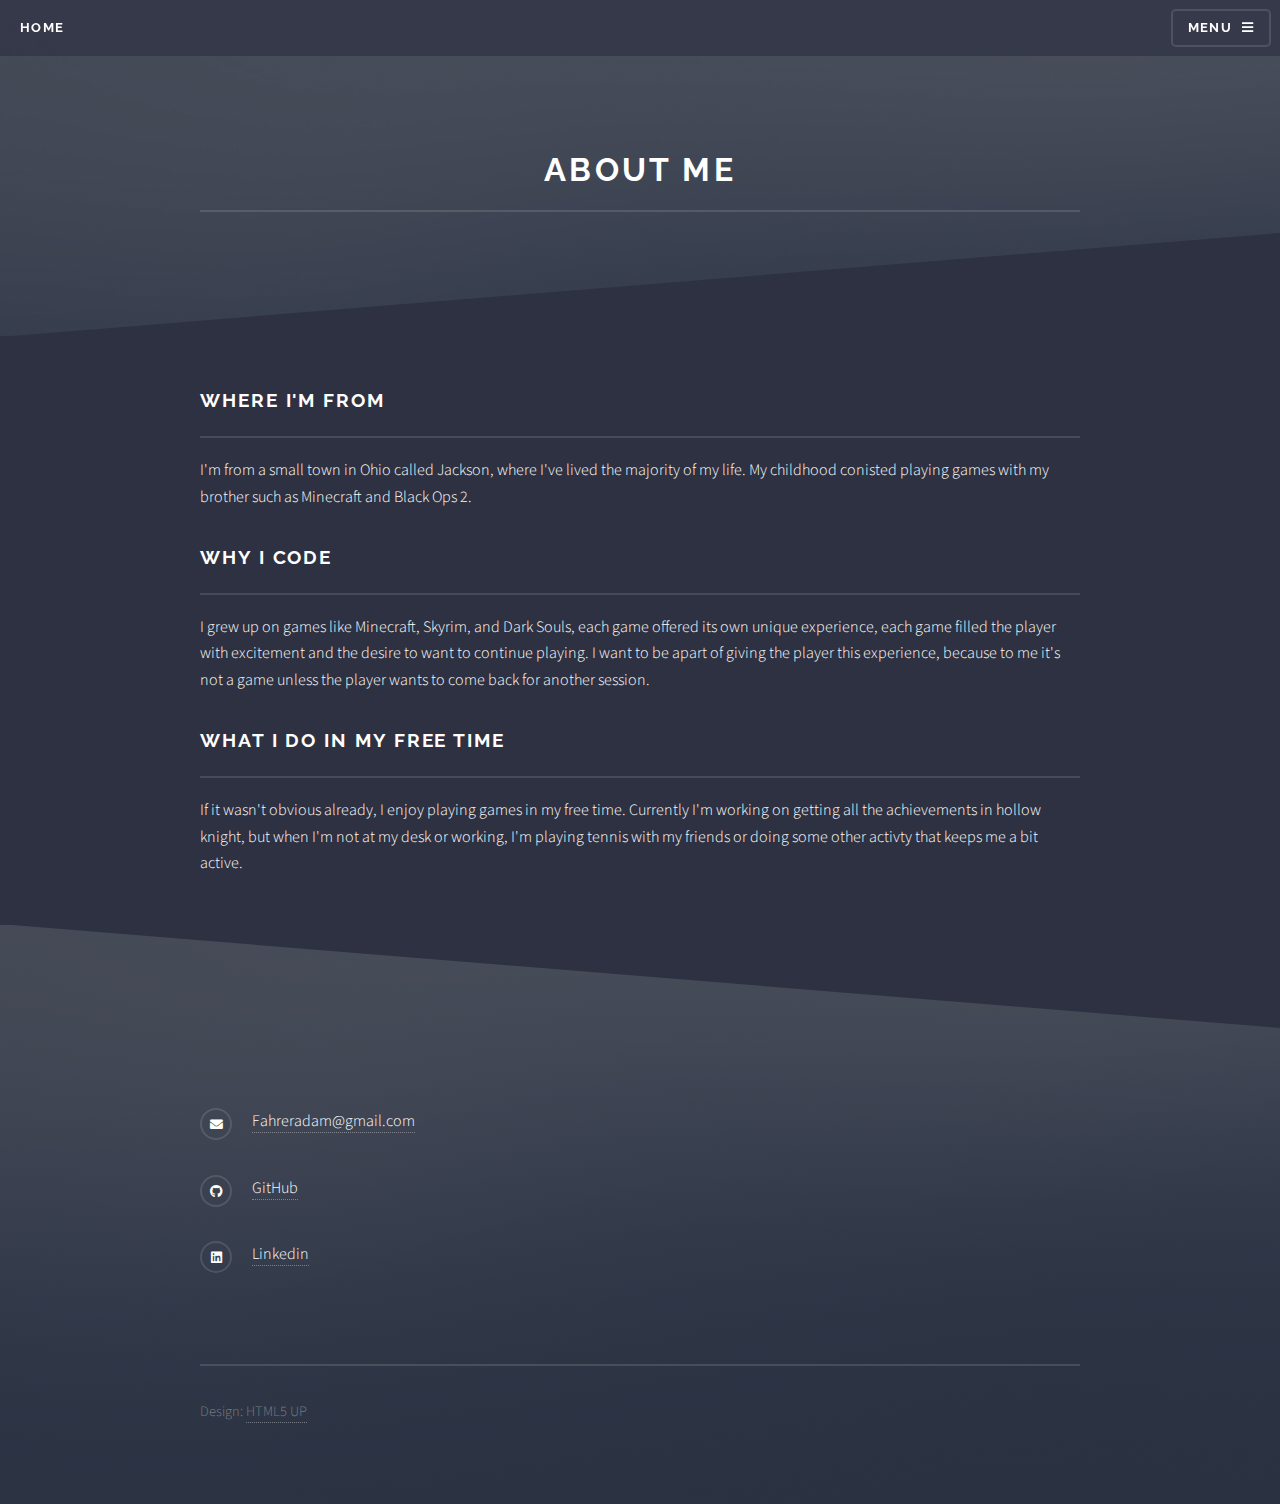
<file: About Me.html>
<!DOCTYPE HTML>
<!--
	Solid State by HTML5 UP
	html5up.net | @ajlkn
	Free for personal and commercial use under the CCA 3.0 license (html5up.net/license)
-->
<html>
	<head>
		<title>About Me</title>
		<meta charset="utf-8" />
		<meta name="viewport" content="width=device-width, initial-scale=1, user-scalable=no" />
		<link rel="stylesheet" href="assets/css/main.css" />
		<noscript><link rel="stylesheet" href="assets/css/noscript.css" /></noscript>
	</head>
	<body class="is-preload">

		<!-- Page Wrapper -->
			<div id="page-wrapper">

				<!-- Header -->
					<header id="header">
						<h1><a href="index.html">Home</a></h1>
						<nav>
							<a href="#menu">Menu</a>
						</nav>
					</header>

				<!-- Menu -->
					<nav id="menu">
						<div class="inner">
							<h2>Menu</h2>
							<ul class="links">
								<li><a href="index.html">Home</a></li>
								<li><a href="Projects.html">Projects</a></li>
								<li><a href="Resume.html">Resume</a></li>
								<li><a href="About Me.html">About Me</a></li>
							</ul>
							<a href="#" class="close">Close</a>
						</div>
					</nav>

				<!-- Wrapper -->
				<section id="wrapper">
					<header>
						<div class="inner">
								<center>
									<h2>About Me</h2>
								</center>
						</div>
					</header>

					<section>
						<div class="wrapper style1">
							<div class="inner">
								<h2 class="major">Where I'm From</h2>
								<p>
									I'm from a small town in Ohio called Jackson, where I've lived the majority of my life. My childhood conisted playing games with my brother such as Minecraft and Black Ops 2. 
								</p>
								<h2 class="major">Why I Code</h2>
								<p>
                                    I grew up on games like Minecraft, Skyrim, and Dark Souls, each game offered its own unique experience, each game filled the player with excitement and the desire to want to continue playing. I want to be apart of giving the player this experience, because to me it's not a game unless the player wants to come back for another session. 
								</p>
								<h2 class="major">What I do in my free time</h2>
								<p>
                                    If it wasn't obvious already, I enjoy playing games in my free time. Currently I'm working on getting all the achievements in hollow knight, but when I'm not at my desk or working, I'm playing tennis with my friends or doing some other activty that keeps me a bit active.
								</p>
							</div>
						</div>
					</section>
				</section>

				<!-- Footer -->
				<section id="footer">
					<div class="inner">
						<ul class="contact">
							<li class="icon solid fa-envelope"><a href="mailto:fahreradam@gmail.com">Fahreradam@gmail.com</a></li>
							<li class="icon brands fa-github"><a href="https://github.com/fahreradam?tab=repositories">GitHub</a></li>
							<li class="icon brands fa-linkedin"><a href="https://www.linkedin.com/in/AdamFahrer">Linkedin</a></li>
						</ul>
						<ul class="copyright">
							<li>Design: <a href="http://html5up.net">HTML5 UP</a></li>
						</ul>
					</div>
				</section>

			</div>

		<!-- Scripts -->
			<script src="assets/js/jquery.min.js"></script>
			<script src="assets/js/jquery.scrollex.min.js"></script>
			<script src="assets/js/browser.min.js"></script>
			<script src="assets/js/breakpoints.min.js"></script>
			<script src="assets/js/util.js"></script>
			<script src="assets/js/main.js"></script>

	</body>
</html>
</file>
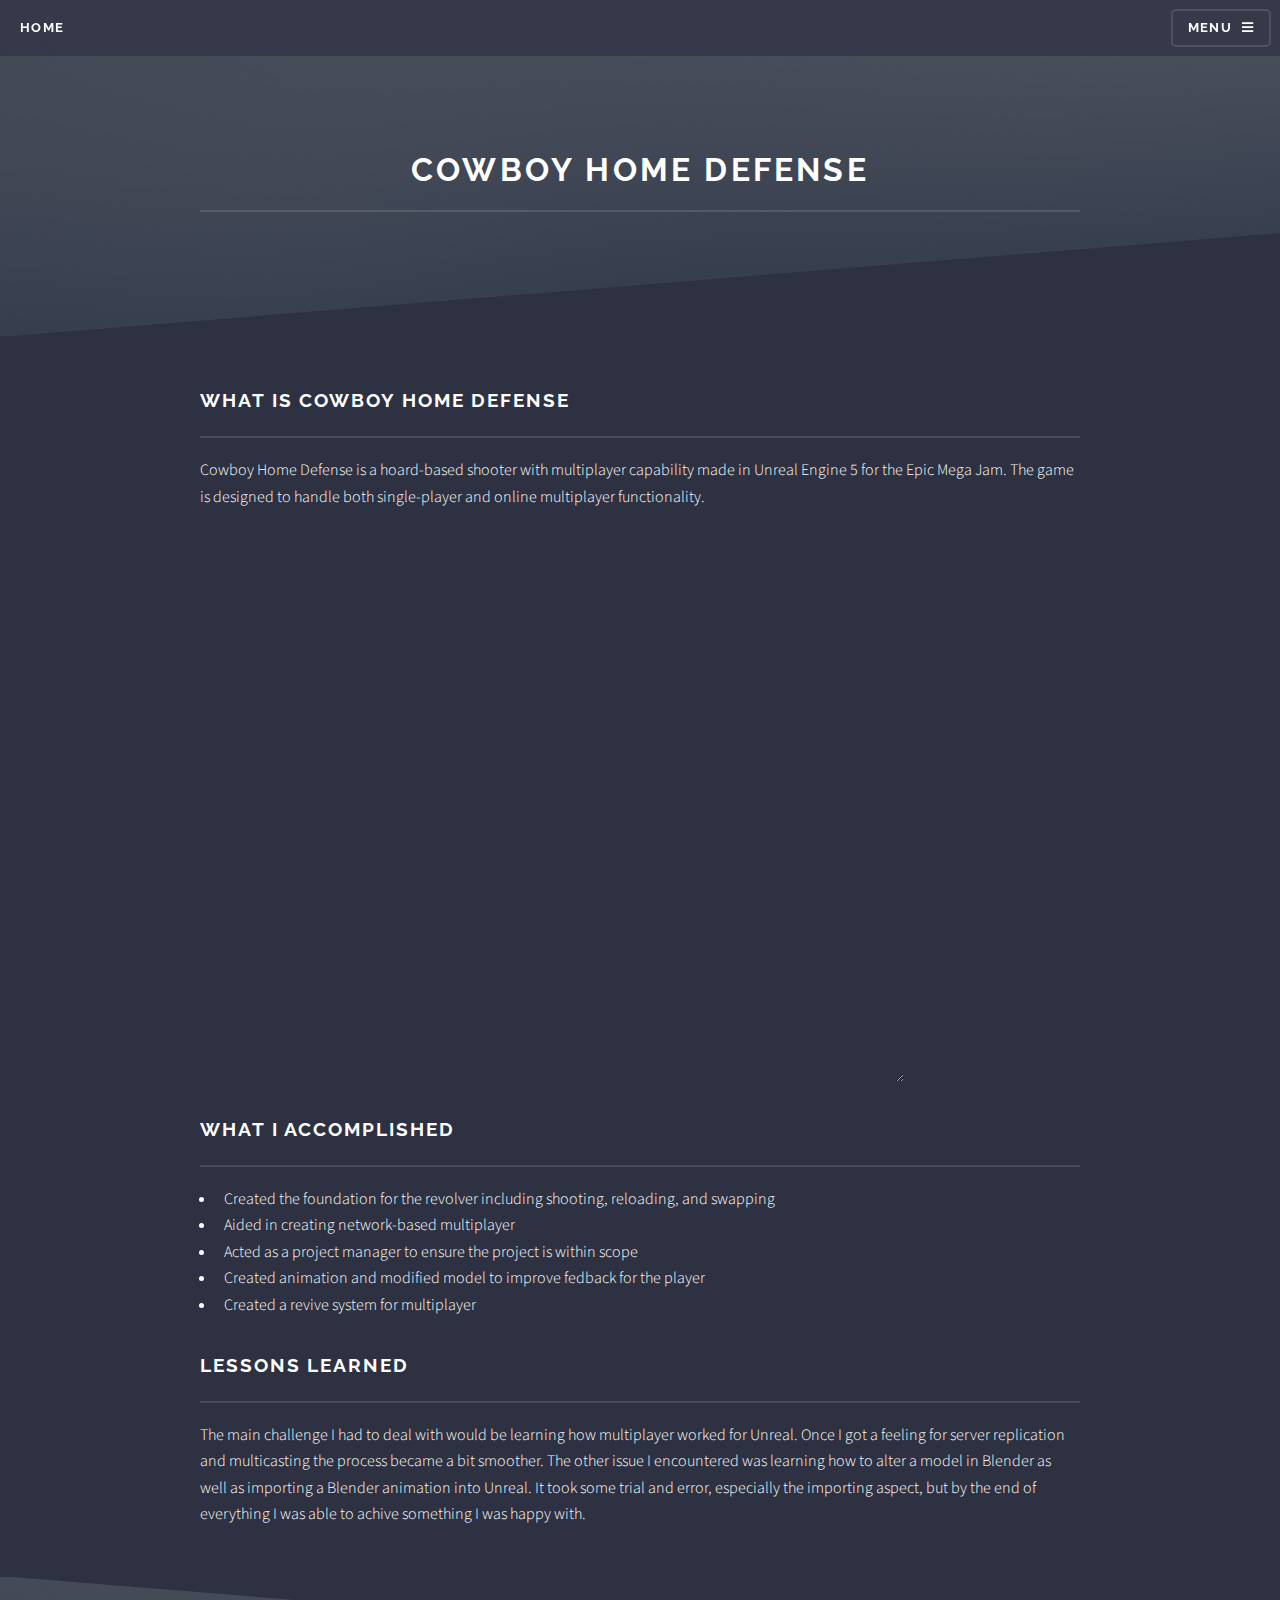
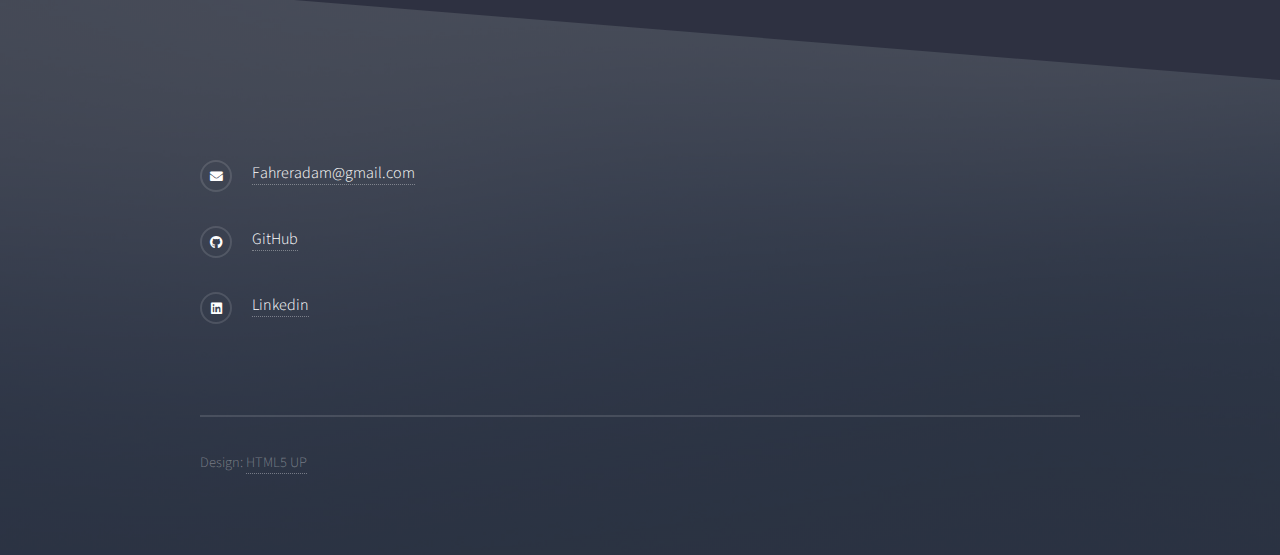
<file: CowboyDefenseForce.html>
<!DOCTYPE HTML>
<!--
	Solid State by HTML5 UP
	html5up.net | @ajlkn
	Free for personal and commercial use under the CCA 3.0 license (html5up.net/license)
-->
<html>
	<head>
		<title>Cowboy Home Defense</title>
		<meta charset="utf-8" />
		<meta name="viewport" content="width=device-width, initial-scale=1, user-scalable=no" />
		<link rel="stylesheet" href="assets/css/main.css" />
		<noscript><link rel="stylesheet" href="assets/css/noscript.css" /></noscript>
	</head>

	<head>
		<style>
			#target {
				width: 80%;
				height: 60vh;
				overflow-y: hidden;
				overflow-x: hidden;
				resize: block;
				position: relative;
			}
			
			iframe {
				width: 100%;
				height: 100%;
				border: none;
			}
		</style>
	 
	</head>

	<body class="is-preload">

		<!-- Page Wrapper -->
			<div id="page-wrapper">

				<!-- Header -->
					<header id="header">
						<h1><a href="index.html">Home</a></h1>
						<nav>
							<a href="#menu">Menu</a>
						</nav>
					</header>

				<!-- Menu -->
					<nav id="menu">
						<div class="inner">
							<h2>Menu</h2>
							<ul class="links">
								<li><a href="index.html">Home</a></li>
								<li><a href="Projects.html">Projects</a></li>
								<li><a href="Resume.html">Resume</a></li>
								<li><a href="About Me.html">About Me</a></li>
							</ul>
							<a href="#" class="close">Close</a>
						</div>
					</nav>

				<!-- Wrapper -->
				<section id="wrapper">
					<header>
						<div class="inner">
                            <center>
								<h2>Cowboy Home Defense</h2>
                            </center>
						</div>
					</header>

					<section>
						<div class="wrapper style1">
							<div class="inner">
								<h2 class="major">What Is Cowboy Home Defense</h2>
								<p>
                                    Cowboy Home Defense is a hoard-based shooter with multiplayer capability made in Unreal Engine 5 for the Epic Mega Jam. 
                                    The game is designed to handle both single-player and online multiplayer functionality.
                                    
								</p>
								
								<div id = "target">
									<iframe src="https://www.youtube.com/embed/n6ukT83vd-I?si=bnF4gKKh5hthdr1o"  allowfullscreen></iframe>
								</div>
								
                                <p></p>

								<h2 class="major">What I Accomplished</h2>
                                <ul>
                                    <li>Created the foundation for the revolver including shooting, reloading, and swapping</li>
									<li>Aided in creating network-based multiplayer</li>
                                    <li>Acted as a project manager to ensure the project is within scope</li>
                                    <li>Created animation and modified model to improve fedback for the player</li>
                                    <li>Created a revive system for multiplayer</li>
                                    
                                </ul>
                                <h2 class="major">Lessons Learned</h2>
								<p>
                                    The main challenge I had to deal with would be learning how multiplayer worked for Unreal. 
                                    Once I got a feeling for server replication and multicasting the process became a bit smoother.
                                    The other issue I encountered was learning how to alter a model in Blender as well as importing a Blender animation into Unreal.
									It took some trial and error, especially the importing aspect, but by the end of everything I was able to achive something I was happy with.
								</p>
							</div>
						</div>
					</section>
				</section>

				<!-- Footer -->
                <section id="footer">
                    <div class="inner">
                        <ul class="contact">
                            <li class="icon solid fa-envelope"><a href="mailto:fahreradam@gmail.com">Fahreradam@gmail.com</a></li>
                            <li class="icon brands fa-github"><a href="https://github.com/fahreradam?tab=repositories">GitHub</a></li>
                            <li class="icon brands fa-linkedin"><a href="https://www.linkedin.com/in/AdamFahrer">Linkedin</a></li>
                        </ul>
                        <ul class="copyright">
							<li>Design: <a href="http://html5up.net">HTML5 UP</a></li>
                        </ul>
                    </div>
                </section>

			</div>

		<!-- Scripts -->
			<script src="assets/js/jquery.min.js"></script>
			<script src="assets/js/jquery.scrollex.min.js"></script>
			<script src="assets/js/browser.min.js"></script>
			<script src="assets/js/breakpoints.min.js"></script>
			<script src="assets/js/util.js"></script>
			<script src="assets/js/main.js"></script>

	</body>
</html>
</file>
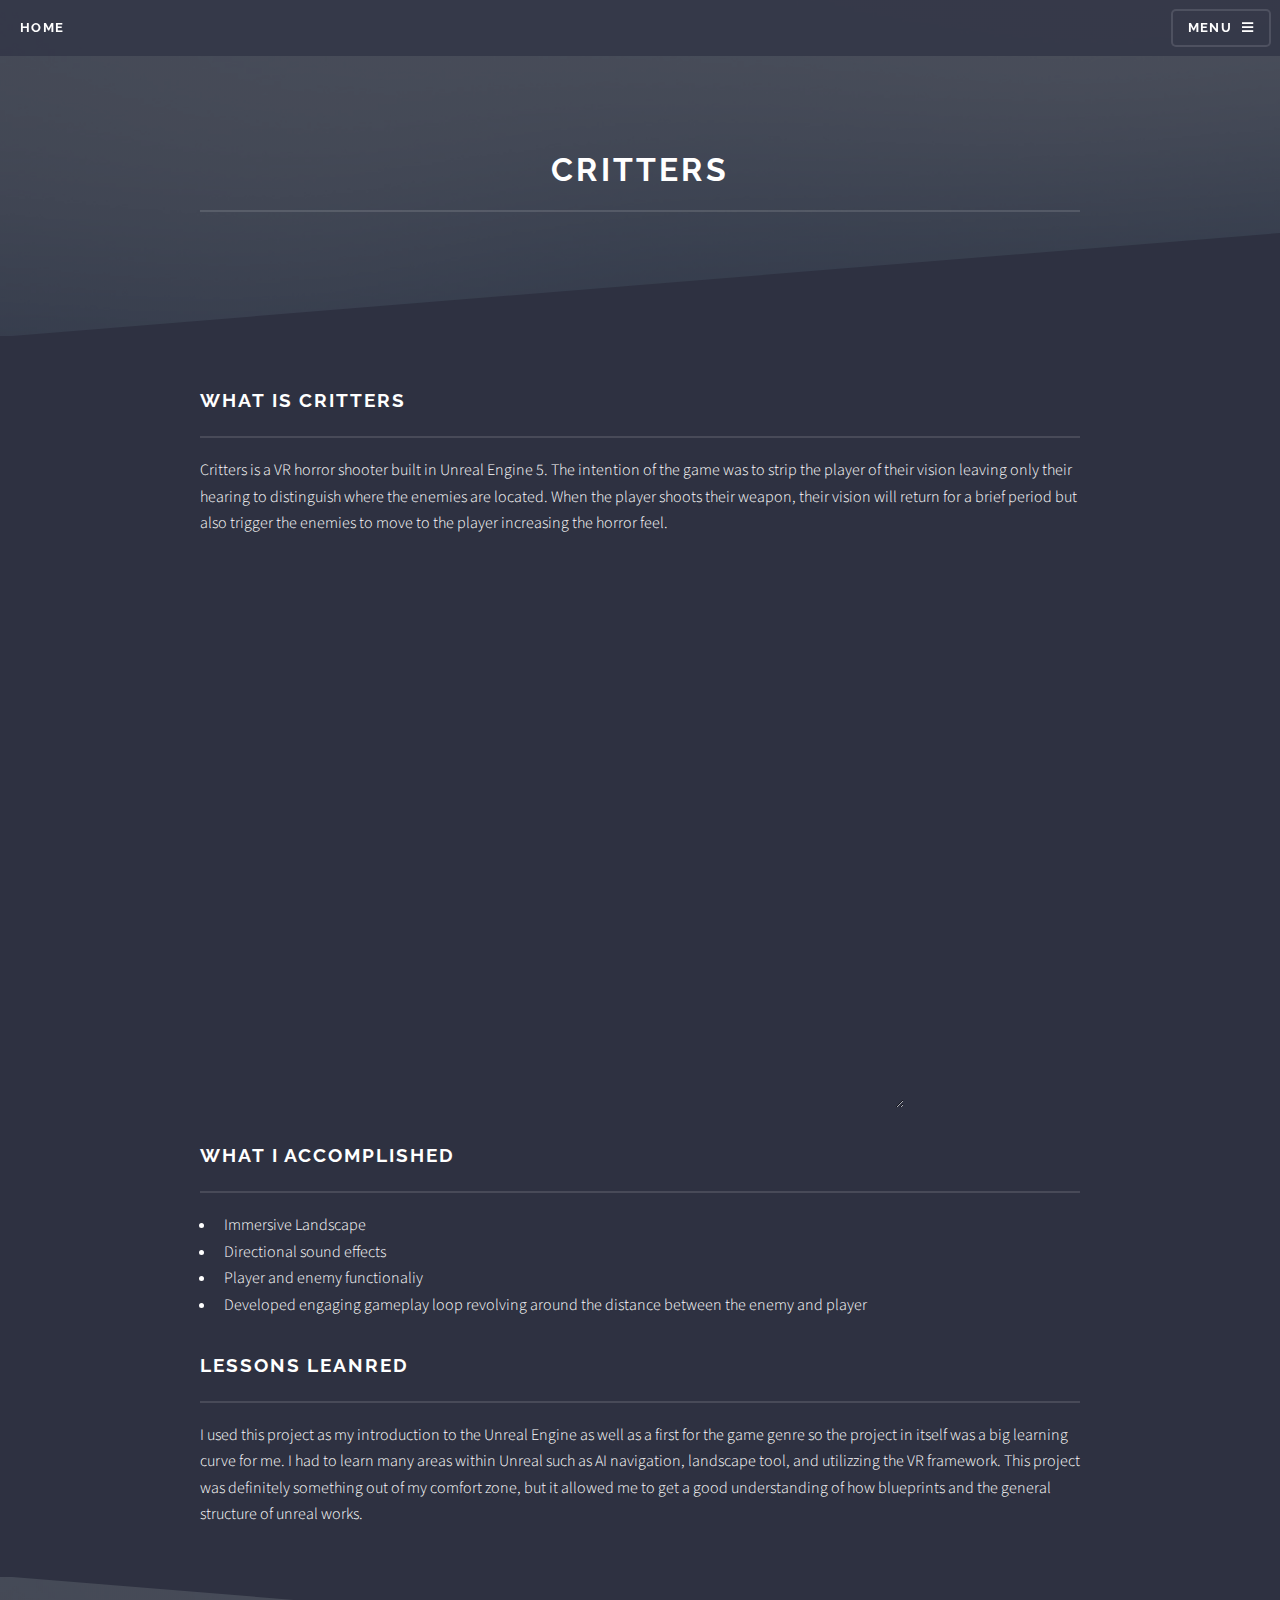
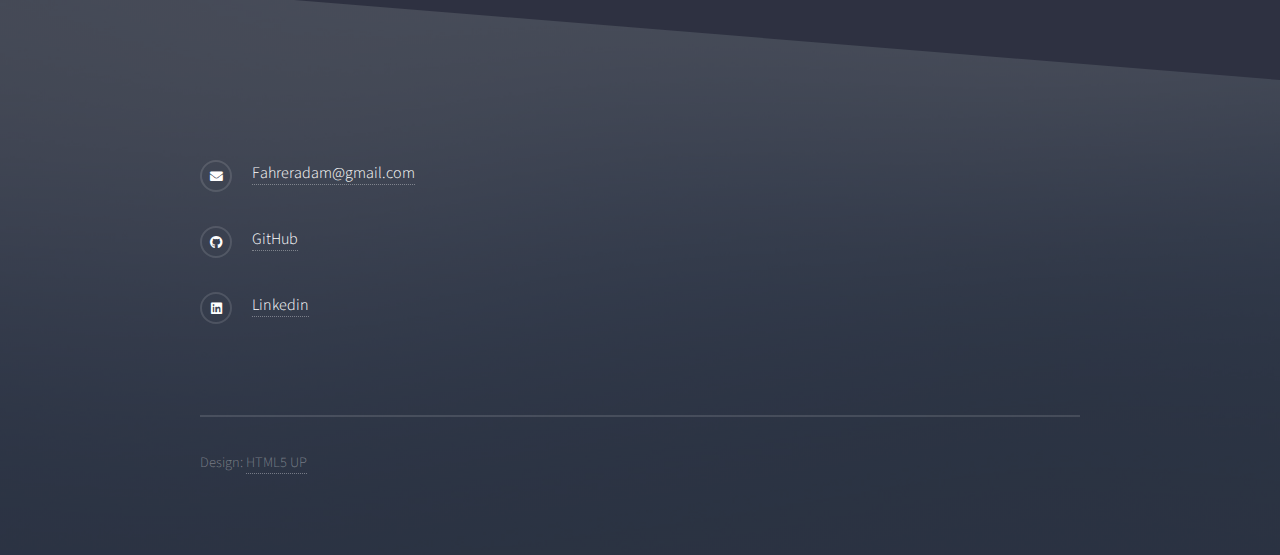
<file: Critters.html>
<!DOCTYPE HTML>
<!--
	Solid State by HTML5 UP
	html5up.net | @ajlkn
	Free for personal and commercial use under the CCA 3.0 license (html5up.net/license)
-->
<html>
	<head>
		<title>Cirtters</title>
		<meta charset="utf-8" />
		<meta name="viewport" content="width=device-width, initial-scale=1, user-scalable=no" />
		<link rel="stylesheet" href="assets/css/main.css" />
		<noscript><link rel="stylesheet" href="assets/css/noscript.css" /></noscript>
	</head>

	<head>
		<style>
			#target {
				width: 80%;
				height: 60vh;
				overflow-y: hidden;
				overflow-x: hidden;
				resize: block;
				position: relative;
			}
			
			iframe {
				width: 100%;
				height: 100%;
				border: none;
			}
		</style>
	 
	</head>

	<body class="is-preload">

		<!-- Page Wrapper -->
			<div id="page-wrapper">

				<!-- Header -->
					<header id="header">
						<h1><a href="index.html">Home</a></h1>
						<nav>
							<a href="#menu">Menu</a>
						</nav>
					</header>

				<!-- Menu -->
					<nav id="menu">
						<div class="inner">
							<h2>Menu</h2>
							<ul class="links">
								<li><a href="index.html">Home</a></li>
								<li><a href="Projects.html">Projects</a></li>
								<li><a href="Resume.html">Resume</a></li>
								<li><a href="About Me.html">About Me</a></li>
							</ul>
							<a href="#" class="close">Close</a>
						</div>
					</nav>

				<!-- Wrapper -->
				<section id="wrapper">
					<header>
						<div class="inner">
                            <center>
								<h2>Critters</h2>
                            </center>
						</div>
					</header>

					<section>
						<div class="wrapper style1">
							<div class="inner">
								<h2 class="major">What Is Critters</h2>
								<p>
                                    Critters is a VR horror shooter built in Unreal Engine 5.
                                    The intention of the game was to strip the player of their vision leaving only their hearing to distinguish where the enemies are located. 
                                    When the player shoots their weapon, their vision will return for a brief period but also trigger the enemies to move to the player increasing the horror feel.
								</p>

								<div id = "target">
									<iframe src="https://www.youtube.com/embed/oO4fdRGMEC0?si=TY0CCg5ZAIgyg3gU"  allowfullscreen></iframe>
								</div>

								<p></p>

								
								<h2 class="major">What I Accomplished</h2>
								<ul>
									<li>Immersive Landscape</li>
									<li>Directional sound effects</li>
									<li>Player and enemy functionaliy</li>
									<li>Developed engaging gameplay loop revolving around the distance between the enemy and player</li>
								</ul>
     
                                <h2 class="major">Lessons Leanred</h2>
								<p>
                                    I used this project as my introduction to the Unreal Engine as well as a first for the game genre so the project in itself was a big learning curve for me. 
                                    I had to learn many areas within Unreal such as AI navigation, landscape tool, and utilizzing the VR framework. 
                                    This project was definitely something out of my comfort zone, but it allowed me to get a good understanding of how blueprints and the general structure of unreal works.
								</p>
							</div>
						</div>
					</section>
				</section>

				<!-- Footer -->
                <section id="footer">
                    <div class="inner">
                        <ul class="contact">
                            <li class="icon solid fa-envelope"><a href="mailto:fahreradam@gmail.com">Fahreradam@gmail.com</a></li>
                            <li class="icon brands fa-github"><a href="https://github.com/fahreradam?tab=repositories">GitHub</a></li>
                            <li class="icon brands fa-linkedin"><a href="https://www.linkedin.com/in/AdamFahrer">Linkedin</a></li>
                        </ul>
                        <ul class="copyright">
							<li>Design: <a href="http://html5up.net">HTML5 UP</a></li>
                        </ul>
                    </div>
                </section>

			</div>

		<!-- Scripts -->
			<script src="assets/js/jquery.min.js"></script>
			<script src="assets/js/jquery.scrollex.min.js"></script>
			<script src="assets/js/browser.min.js"></script>
			<script src="assets/js/breakpoints.min.js"></script>
			<script src="assets/js/util.js"></script>
			<script src="assets/js/main.js"></script>

	</body>
</html>
</file>
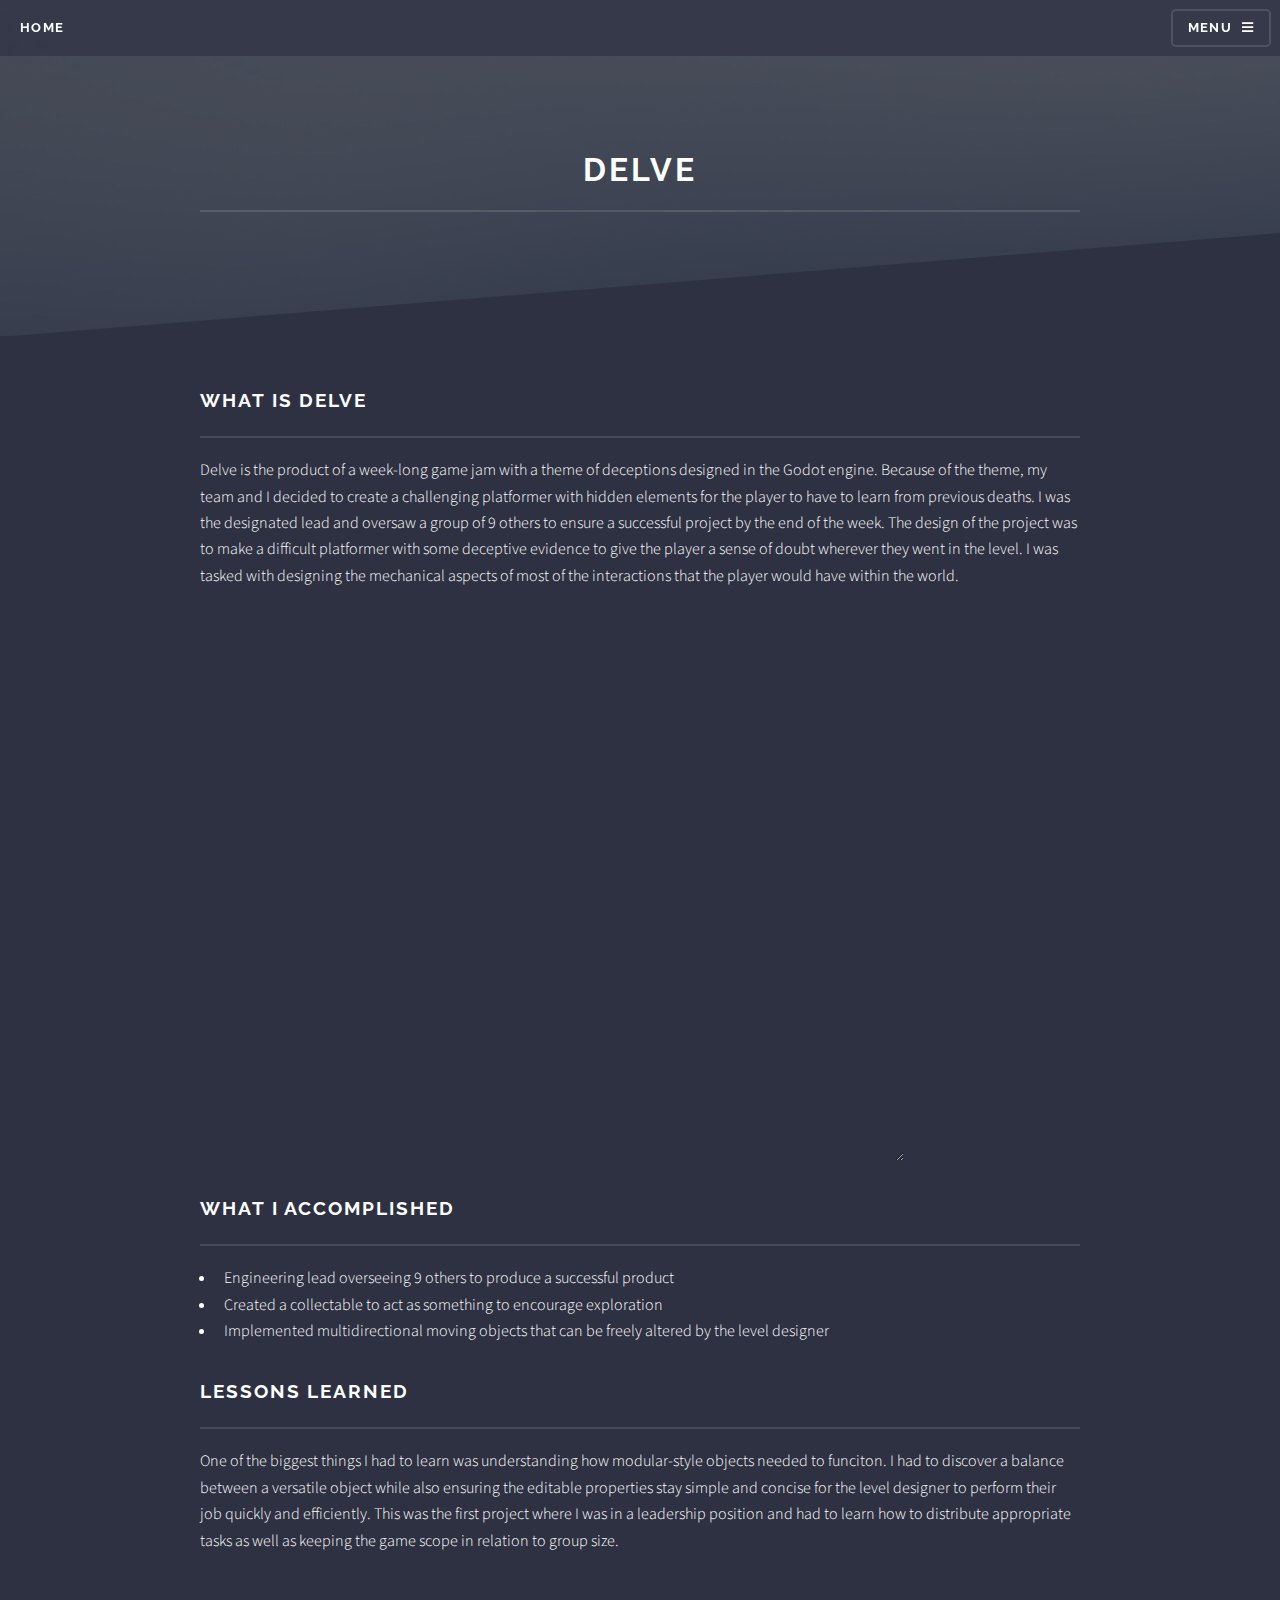
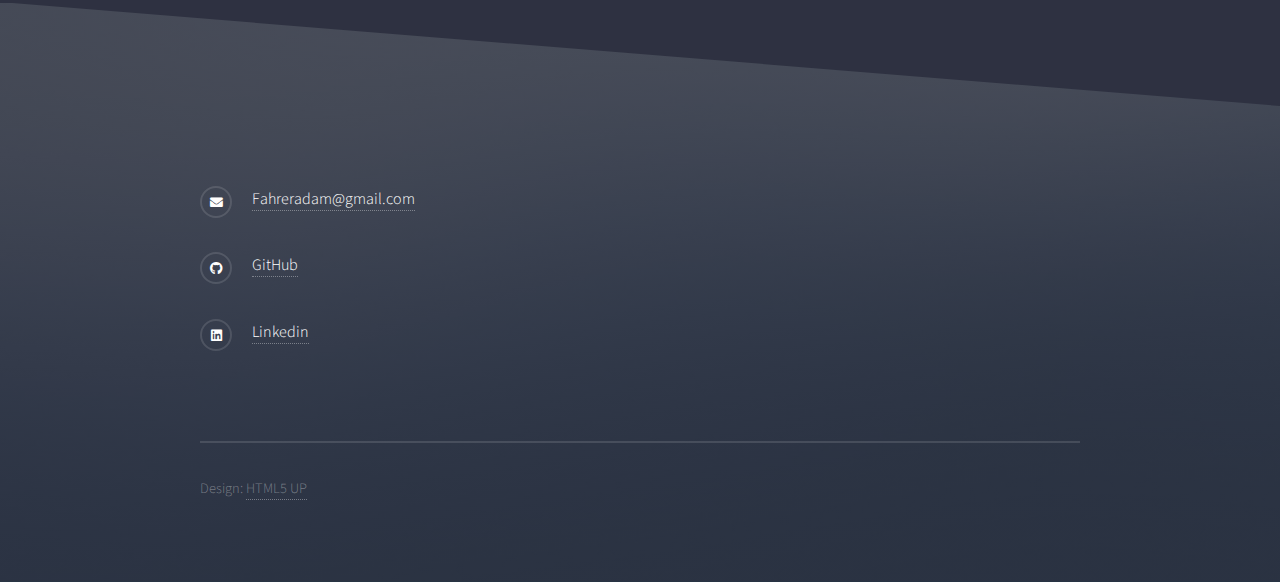
<file: Delve.html>
<!DOCTYPE HTML>
<!--
	Solid State by HTML5 UP
	html5up.net | @ajlkn
	Free for personal and commercial use under the CCA 3.0 license (html5up.net/license)
-->
<html>
	<head>
		<title>Delve</title>
		<meta charset="utf-8" />
		<meta name="viewport" content="width=device-width, initial-scale=1, user-scalable=no" />
		<link rel="stylesheet" href="assets/css/main.css" />
		<noscript><link rel="stylesheet" href="assets/css/noscript.css" /></noscript>
	</head>

	<head>
		<style>
			#target {
				width: 80%;
				height: 60vh;
				overflow-y: hidden;
				overflow-x: hidden;
				resize: block;
				position: relative;
			}
			
			iframe {
				width: 100%;
				height: 100%;
				border: none;
			}
		</style>
	 
	</head>

	<body class="is-preload">

		<!-- Page Wrapper -->
			<div id="page-wrapper">

				<!-- Header -->
					<header id="header">
						<h1><a href="index.html">Home</a></h1>
						<nav>
							<a href="#menu">Menu</a>
						</nav>
					</header>

				<!-- Menu -->
					<nav id="menu">
						<div class="inner">
							<h2>Menu</h2>
							<ul class="links">
								<li><a href="index.html">Home</a></li>
								<li><a href="Projects.html">Projects</a></li>
								<li><a href="Resume.html">Resume</a></li>
								<li><a href="About Me.html">About Me</a></li>
							</ul>
							<a href="#" class="close">Close</a>
						</div>
					</nav>

				<!-- Wrapper -->
				<section id="wrapper">
					<header>
						<div class="inner">
                            <center>
								<h2>Delve</h2>
                            </center>
						</div>
					</header>

					<section>
						<div class="wrapper style1">
							<div class="inner">
								<h2 class="major">What Is Delve</h2>
								<p>
                                    Delve is the product of a week-long game jam with a theme of deceptions designed in the Godot engine. 
                                    Because of the theme, my team and I decided to create a challenging platformer with hidden elements for the player to have to learn from previous deaths. 
                                    I was the designated lead and oversaw a group of 9 others to ensure a successful project by the end of the week. 
                                    The design of the project was to make a difficult platformer with some deceptive evidence to give the player a sense of doubt wherever they went in the level. 
                                    I was tasked with designing the mechanical aspects of most of the interactions that the player would have within the world.
                                </p>

								<div id = "target">
									<iframe src="https://www.youtube.com/embed/hBezHNCgjx4?si=tPVw6xG8btfbJkCV"  allowfullscreen></iframe>
								</div>

								<p></p>

                                <h2 class="major">What I Accomplished</h2>
								<ul>
									<li>Engineering lead overseeing 9 others to produce a successful product</li>
									<li>Created a collectable to act as something to encourage exploration</li>
									<li>Implemented multidirectional moving objects that can be freely altered by the level designer</li>
								</ul>
                                
                                <h2 class="major">Lessons Learned</h2>
								<p>
                                    One of the biggest things I had to learn was understanding how modular-style objects needed to funciton. 
                                    I had to discover a balance between a versatile object while also ensuring the editable properties stay simple and concise for the level designer to perform their job quickly and efficiently.
                                    This was the first project where I was in a leadership position and had to learn how to distribute appropriate tasks as well as keeping the game scope in relation to group size.
								</p>
                            </div>
						</div>
					</section>
				</section>

				<!-- Footer -->
                <section id="footer">
                    <div class="inner">
                        <ul class="contact">
                            <li class="icon solid fa-envelope"><a href="mailto:fahreradam@gmail.com">Fahreradam@gmail.com</a></li>
                            <li class="icon brands fa-github"><a href="https://github.com/fahreradam?tab=repositories">GitHub</a></li>
                            <li class="icon brands fa-linkedin"><a href="https://www.linkedin.com/in/AdamFahrer">Linkedin</a></li>
                        </ul>
                        <ul class="copyright">
							<li>Design: <a href="http://html5up.net">HTML5 UP</a></li>
                        </ul>
                    </div>
                </section>

			</div>

		<!-- Scripts -->
			<script src="assets/js/jquery.min.js"></script>
			<script src="assets/js/jquery.scrollex.min.js"></script>
			<script src="assets/js/browser.min.js"></script>
			<script src="assets/js/breakpoints.min.js"></script>
			<script src="assets/js/util.js"></script>
			<script src="assets/js/main.js"></script>

	</body>
</html>
</file>
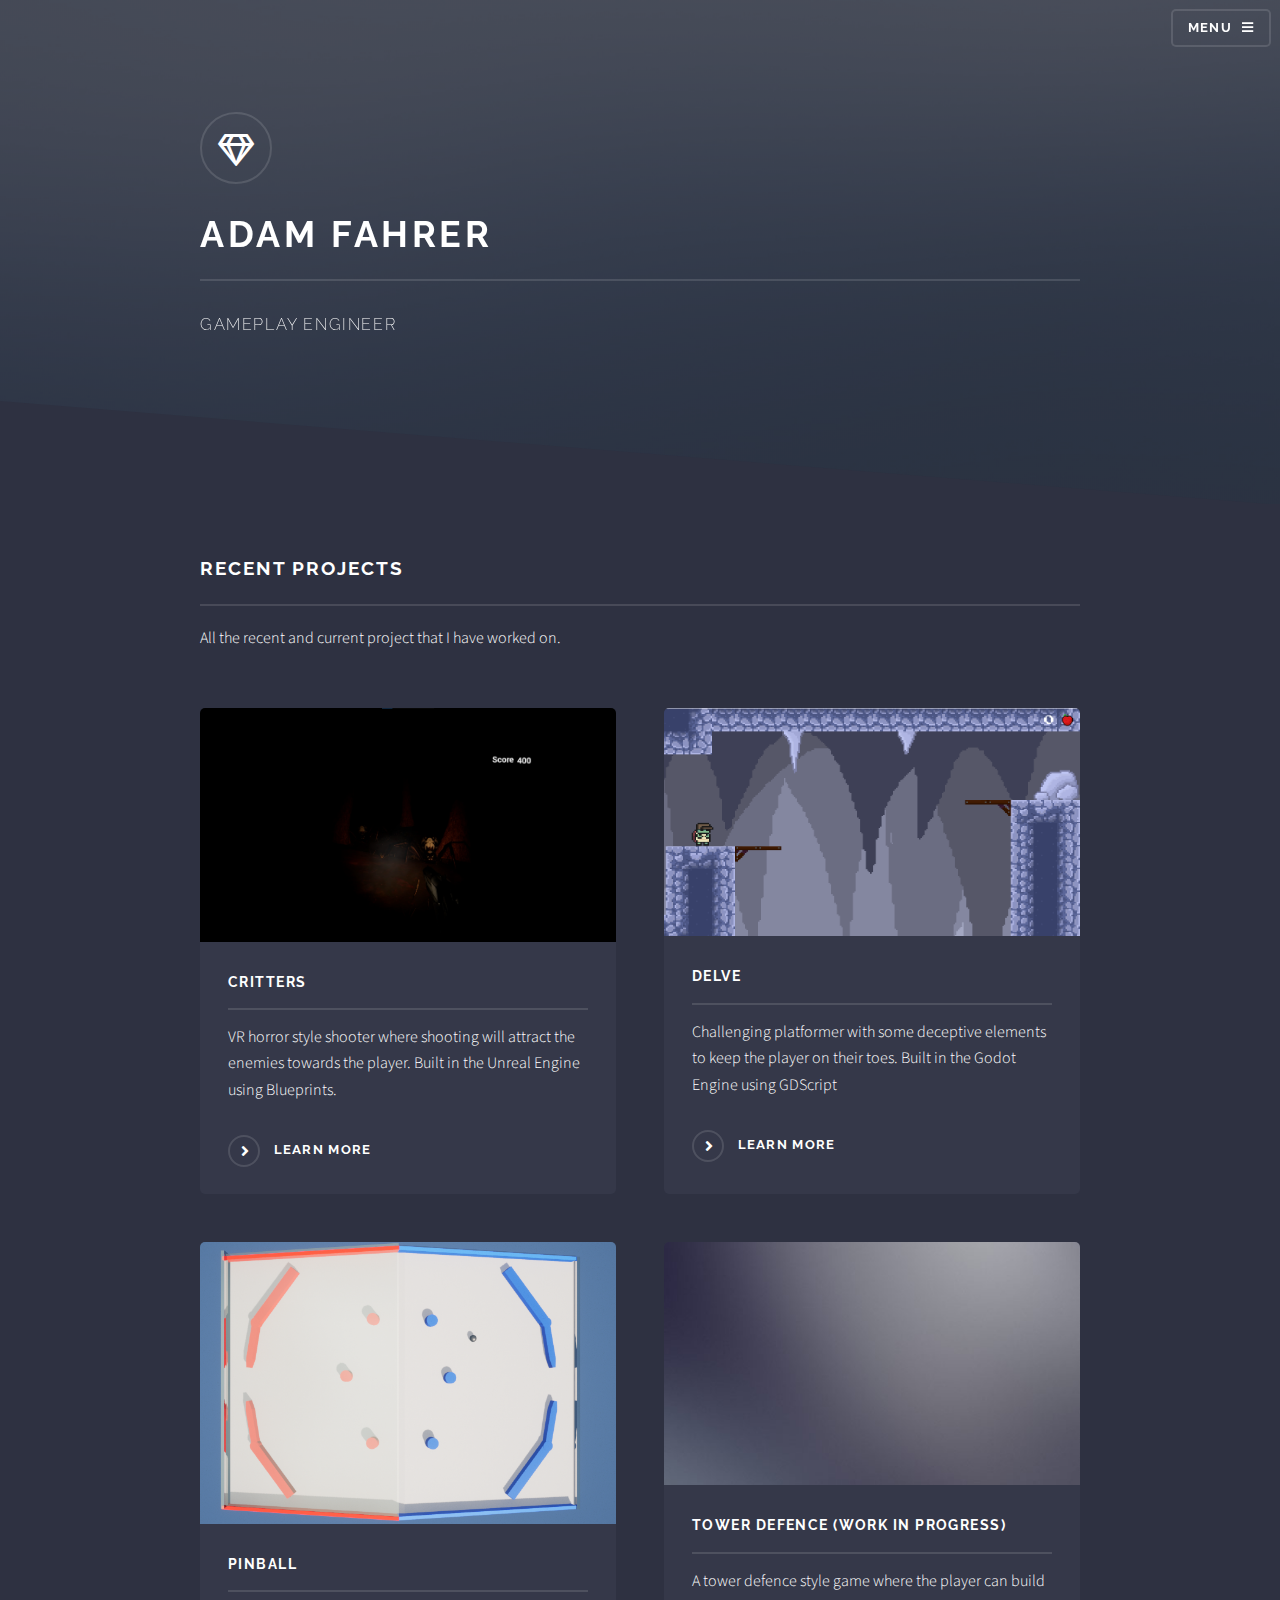
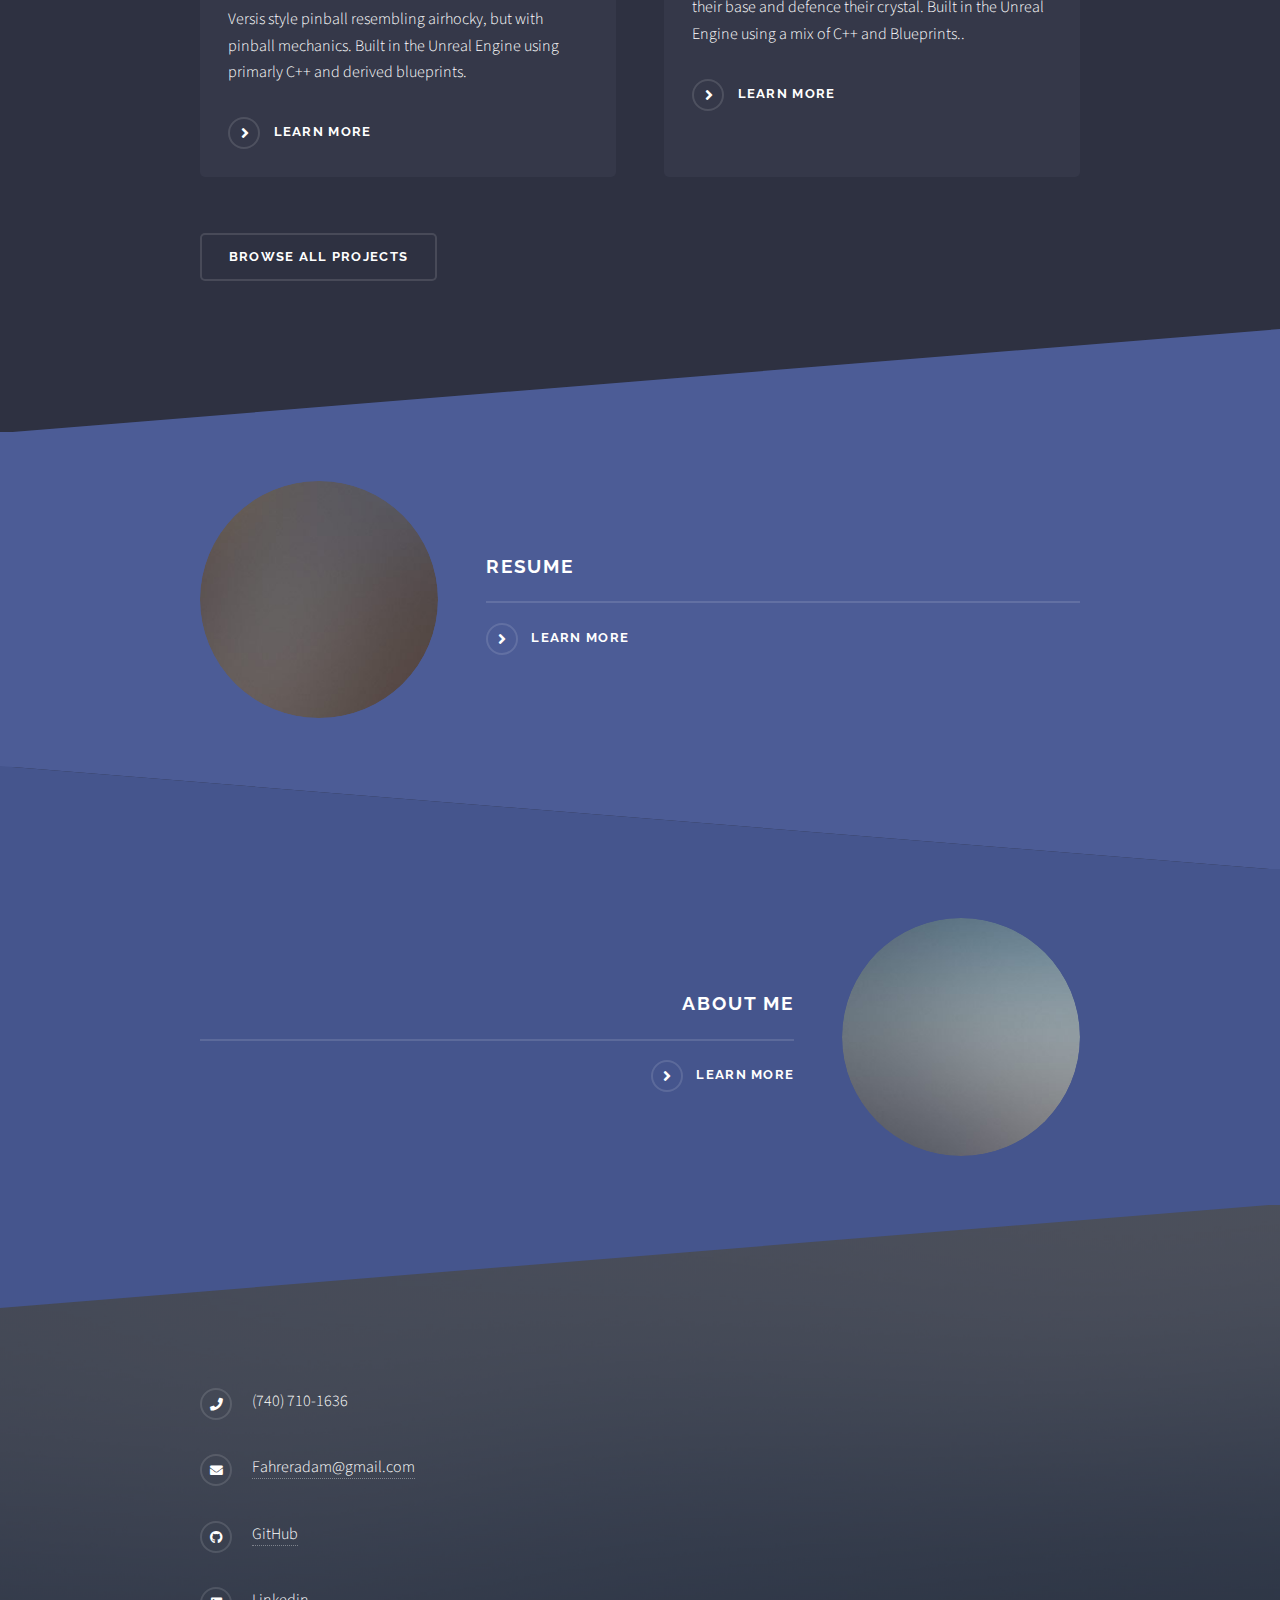
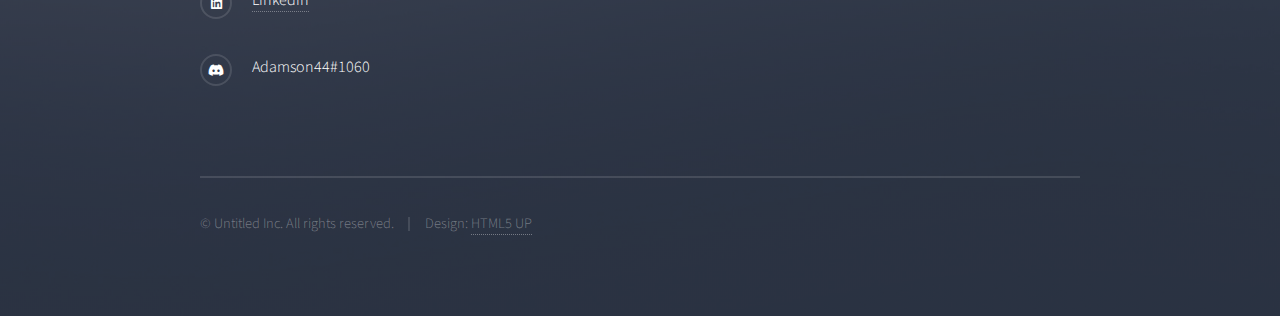
<file: Home.html>
<!DOCTYPE HTML>
<!--
	Solid State by HTML5 UP
	html5up.net | @ajlkn
	Free for personal and commercial use under the CCA 3.0 license (html5up.net/license)
-->
<html>
	<head>
		<title>Adam Fahrer</title>
		<meta charset="utf-8" />
		<meta name="viewport" content="width=device-width, initial-scale=1, user-scalable=no" />
		<link rel="stylesheet" href="assets/css/main.css" />
		<noscript><link rel="stylesheet" href="assets/css/noscript.css" /></noscript>
	</head>
	<body class="is-preload">

		<!-- Page Wrapper -->
			<div id="page-wrapper">

				<!-- Header -->
					<header id="header" class="alt">
						<h1><a href="Home.html">Home</a></h1>
						<nav>
							<a href="#menu">Menu</a>
						</nav>
					</header>

				<!-- Menu -->
					<nav id="menu">
						<div class="inner">
							<h2>Menu</h2>
							<ul class="links">
								<li><a href="Home.html">Home</a></li>
								<li><a href="Projects.html">Projects</a></li>
								<li><a href="Resume.html">Resume</a></li>
								<li><a href="About Me.html">About Me</a></li>
							</ul>
							<a href="#" class="close">Close</a>
						</div>
					</nav>

				<!-- Banner -->
					<section id="banner">
						<div class="inner">
							<div class="logo"><span class="icon fa-gem"></span></div>
							<h2>Adam Fahrer</h2>
							<p>Gameplay Engineer</p>
						</div>
					</section>

				<!-- Wrapper -->
					<section id="wrapper">

						<!-- Four -->
						<section id="Four" class="wrapper alt style1">
							<div class="inner">
								<h2 class="major">Recent Projects</h2>
								<p>All the recent and current project that I have worked on.</p>
								<section class="features">
									<article>
										<a href="Critters.html" class="image"><img src="images/Critters.PNG" alt="" /></a>
										<h3 class="major">Critters</h3>
										<p>VR horror style shooter where shooting will attract the enemies towards the player. Built in the Unreal Engine using Blueprints.</p>
										<a href="Critters.html" class="special">Learn more</a>
									</article>
									<article>
										<a href="Delve.html" class="image"><img src="images/Delve.PNG" alt="" /></a>
										<h3 class="major">Delve</h3>
										<p>Challenging platformer with some deceptive elements to keep the player on their toes. Built in the Godot Engine using GDScript</p>
										<a href="Delve.html" class="special">Learn more</a>
									</article>
									<article>
										<a href="PinBall.html" class="image"><img src="images/PinBall.PNG" alt="" /></a>
										<h3 class="major">PinBall</h3>
										<p>Versis style pinball resembling airhocky, but with pinball mechanics. Built in the Unreal Engine using primarly C++ and derived blueprints.</p>
										<a href="PinBall.html" class="special">Learn more</a>
									</article>
									<article>
										<a href="TowerDefence.html" class="image"><img src="images/pic07.jpg" alt="" /></a>
										<h3 class="major">Tower Defence (Work in Progress)</h3>
										<p>A tower defence style game where the player can build their base and defence their crystal. Built in the Unreal Engine using a mix of C++ and Blueprints..</p>
										<a href="TowerDefence.html" class="special">Learn more</a>
									</article>
								</section>
								<ul class="actions">
									<li><a href="Projects.html" class="button">Browse All Projects</a></li>
								</ul>
							</div>
						</section>


						<!-- One -->
							<section id="one" class="wrapper spotlight style1">
								<div class="inner">
									<a href="Resume.html" class="image"><img src="images/pic01.jpg" alt="" /></a>
									<div class="content">
										<h2 class="major">Resume</h2>
										<a href="Resume.html" class="special">Learn more</a>
									</div>
								</div>
							</section>

						<!-- Two -->
							<section id="two" class="wrapper alt spotlight style2">
								<div class="inner">
									<a href="About Me.html" class="image"><img src="images/pic02.jpg" alt="" /></a>
									<div class="content">
										<h2 class="major">About Me</h2>
										<a href="About Me.html" class="special">Learn more</a>
									</div>
								</div>
							</section>
					</section>

				<!-- Footer -->
					<section id="footer">
						<div class="inner">
							<ul class="contact">
								<li class="icon solid fa-phone">(740) 710-1636</li>
								<li class="icon solid fa-envelope"><a href="mailto:fahreradam@gmail.com">Fahreradam@gmail.com</a></li>
								<li class="icon brands fa-github"><a href="https://github.com/fahreradam?tab=repositories">GitHub</a></li>
								<li class="icon brands fa-linkedin"><a href="https://www.linkedin.com/in/AdamFahrer">Linkedin</a></li>
								<li class="icon brands fa-discord">Adamson44#1060</li>
							</ul>
							<ul class="copyright">
								<li>&copy; Untitled Inc. All rights reserved.</li><li>Design: <a href="http://html5up.net">HTML5 UP</a></li>
							</ul>
						</div>
					</section>

			</div>

		<!-- Scripts -->
			<script src="assets/js/jquery.min.js"></script>
			<script src="assets/js/jquery.scrollex.min.js"></script>
			<script src="assets/js/browser.min.js"></script>
			<script src="assets/js/breakpoints.min.js"></script>
			<script src="assets/js/util.js"></script>
			<script src="assets/js/main.js"></script>

	</body>
</html>
</file>
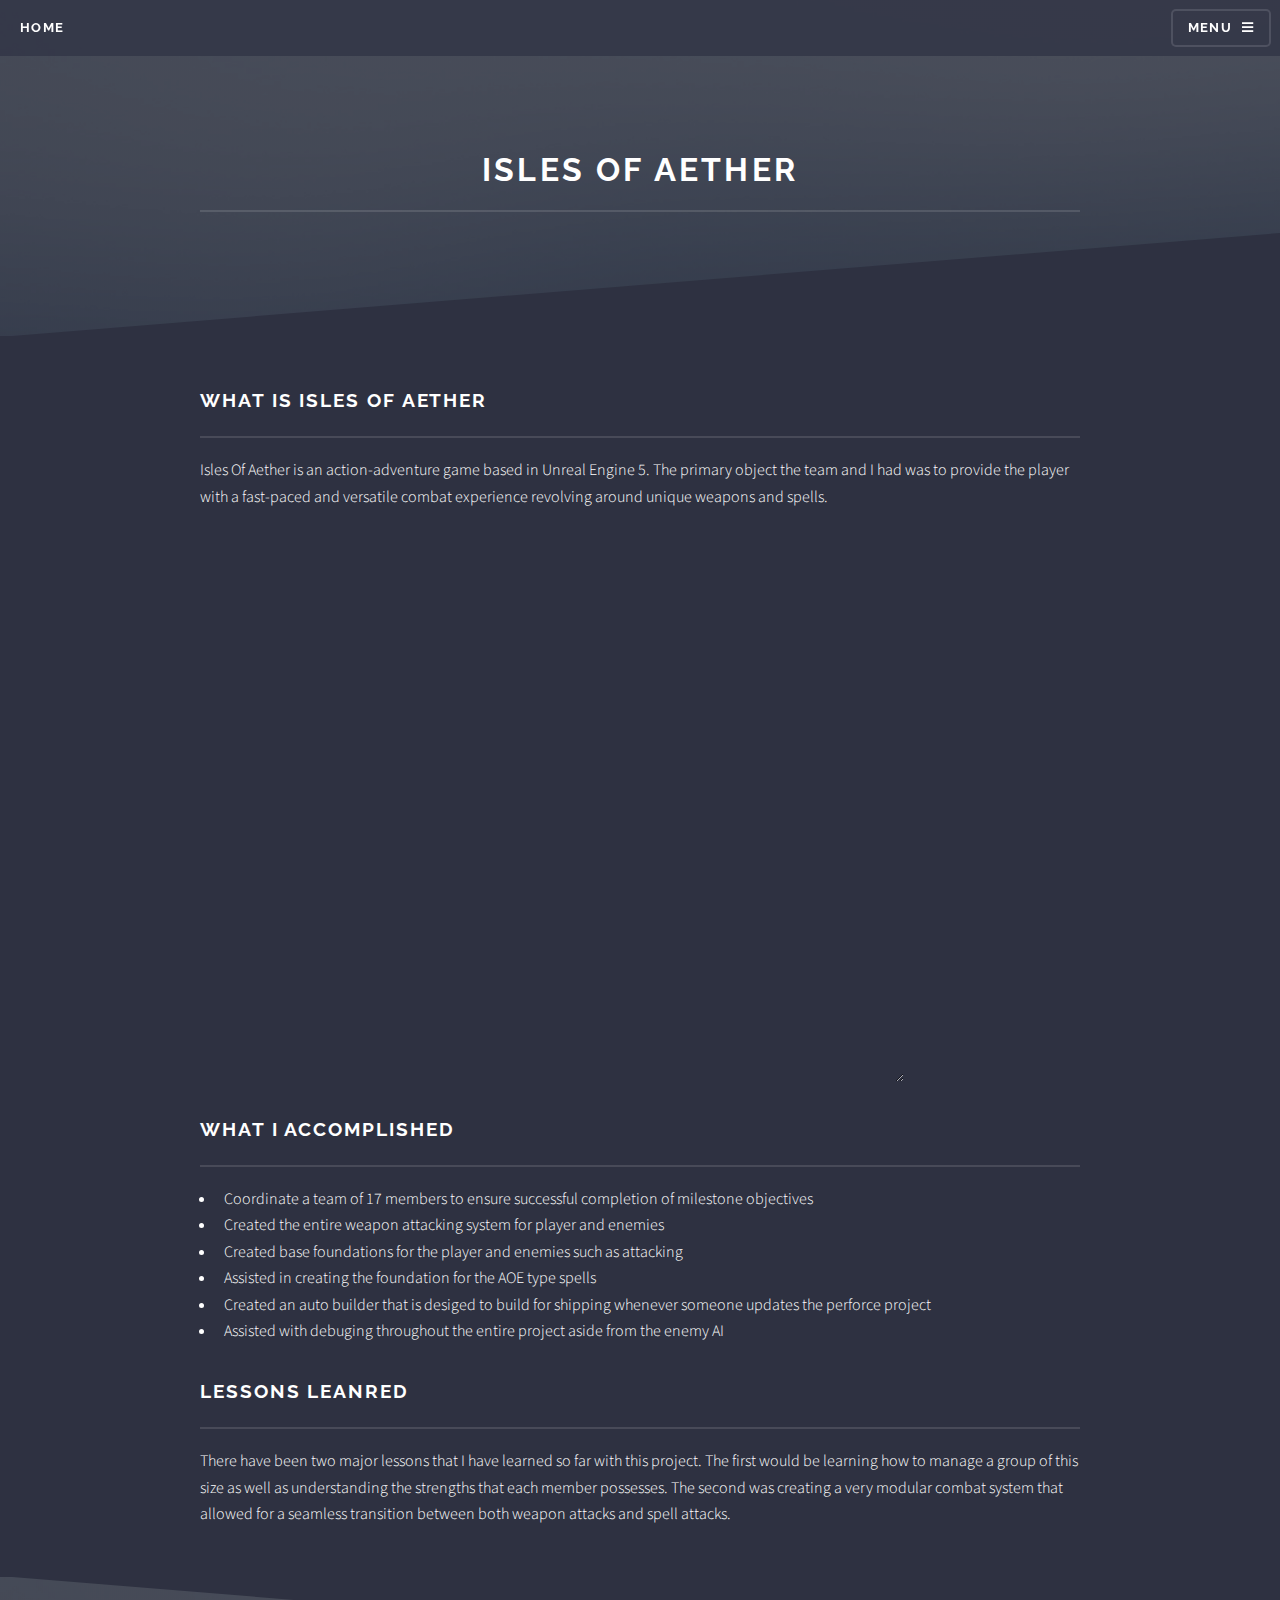
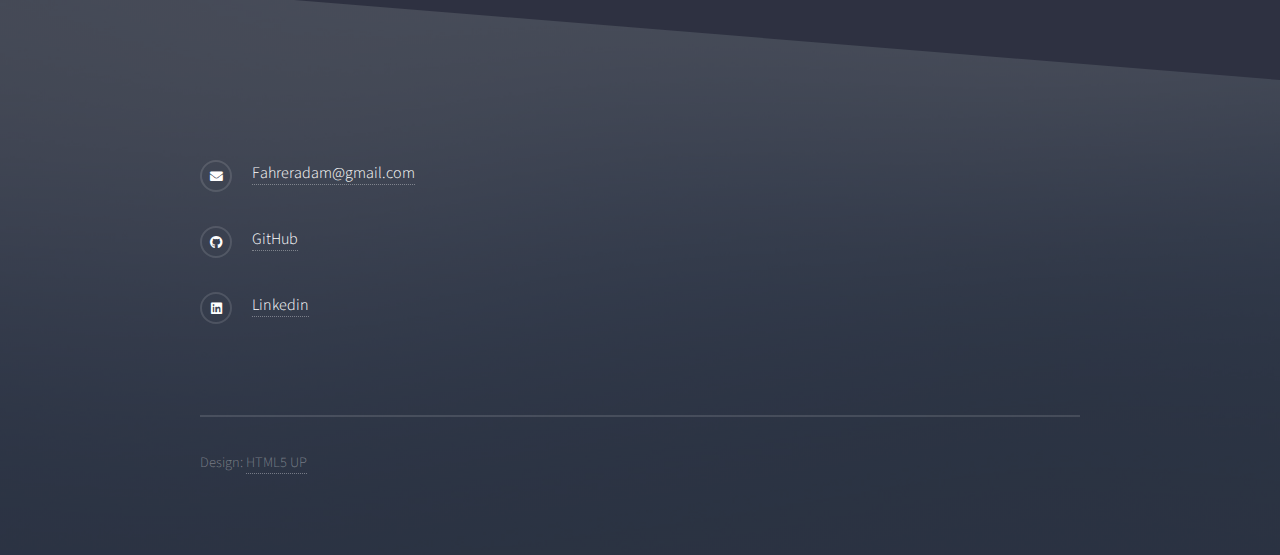
<file: IslesOfAether.html>
<!DOCTYPE HTML>
<!--
	Solid State by HTML5 UP
	html5up.net | @ajlkn
	Free for personal and commercial use under the CCA 3.0 license (html5up.net/license)
-->
<html>
	<head>
		<title>Isles Of Aether</title>
		<meta charset="utf-8" />
		<meta name="viewport" content="width=device-width, initial-scale=1, user-scalable=no" />
		<link rel="stylesheet" href="assets/css/main.css" />
		<noscript><link rel="stylesheet" href="assets/css/noscript.css" /></noscript>
	</head>

	<head>
		<style>
			#target {
				width: 80%;
				height: 60vh;
				overflow-y: hidden;
				overflow-x: hidden;
				resize: block;
				position: relative;
			}
			
			iframe {
				width: 100%;
				height: 100%;
				border: none;
			}
		</style>
	 
	</head>

	<body class="is-preload">

		<!-- Page Wrapper -->
			<div id="page-wrapper">

				<!-- Header -->
					<header id="header">
						<h1><a href="index.html">Home</a></h1>
						<nav>
							<a href="#menu">Menu</a>
						</nav>
					</header>

				<!-- Menu -->
					<nav id="menu">
						<div class="inner">
							<h2>Menu</h2>
							<ul class="links">
								<li><a href="index.html">Home</a></li>
								<li><a href="Projects.html">Projects</a></li>
								<li><a href="Resume.html">Resume</a></li>
								<li><a href="About Me.html">About Me</a></li>
							</ul>
							<a href="#" class="close">Close</a>
						</div>
					</nav>

				<!-- Wrapper -->
				<section id="wrapper">
					<header>
						<div class="inner">
                            <center>
								<h2>Isles Of Aether</h2>
                            </center>
						</div>
					</header>

					<section>
						<div class="wrapper style1">
							<div class="inner">
								<h2 class="major">What Is Isles Of Aether</h2>
								<p>
                                    Isles Of Aether is an action-adventure game based in Unreal Engine 5. 
                                    The primary object the team and I had was to provide the player with a fast-paced and versatile combat experience revolving around unique weapons and spells.
								</p>

								<div id = "target">
									<iframe src="https://www.youtube.com/embed/P4aDWOjCCBA?si=f1NdTXteNgP5h9-j"  allowfullscreen></iframe>
								</div>
                                
								<p></p>

								<h2 class="major">What I Accomplished</h2>
                                <ul>
                                    <li>Coordinate a team of 17 members to ensure successful completion of milestone objectives</li>
                                    <li>Created the entire weapon attacking system for player and enemies</li>
                                    <li>Created base foundations for the player and enemies such as attacking</li>
                                    <li>Assisted in creating the foundation for the AOE type spells</li>
                                    <li>Created an auto builder that is desiged to build for shipping whenever someone updates the perforce project</li>
                                    <li>Assisted with debuging throughout the entire project aside from the enemy AI</li>
                                </ul>
                                <h2 class="major">Lessons Leanred</h2>
								<p>
                                    There have been two major lessons that I have learned so far with this project.
                                    The first would be learning how to manage a group of this size as well as understanding the strengths that each member possesses.
                                    The second was creating a very modular combat system that allowed for a seamless transition between both weapon attacks and spell attacks. 
								</p>
							</div>
						</div>
					</section>
				</section>

				<!-- Footer -->
                <section id="footer">
                    <div class="inner">
                        <ul class="contact">
                            <li class="icon solid fa-envelope"><a href="mailto:fahreradam@gmail.com">Fahreradam@gmail.com</a></li>
                            <li class="icon brands fa-github"><a href="https://github.com/fahreradam?tab=repositories">GitHub</a></li>
                            <li class="icon brands fa-linkedin"><a href="https://www.linkedin.com/in/AdamFahrer">Linkedin</a></li>
                        </ul>
                        <ul class="copyright">
							<li>Design: <a href="http://html5up.net">HTML5 UP</a></li>
                        </ul>
                    </div>
                </section>

			</div>

		<!-- Scripts -->
			<script src="assets/js/jquery.min.js"></script>
			<script src="assets/js/jquery.scrollex.min.js"></script>
			<script src="assets/js/browser.min.js"></script>
			<script src="assets/js/breakpoints.min.js"></script>
			<script src="assets/js/util.js"></script>
			<script src="assets/js/main.js"></script>

	</body>
</html>
</file>
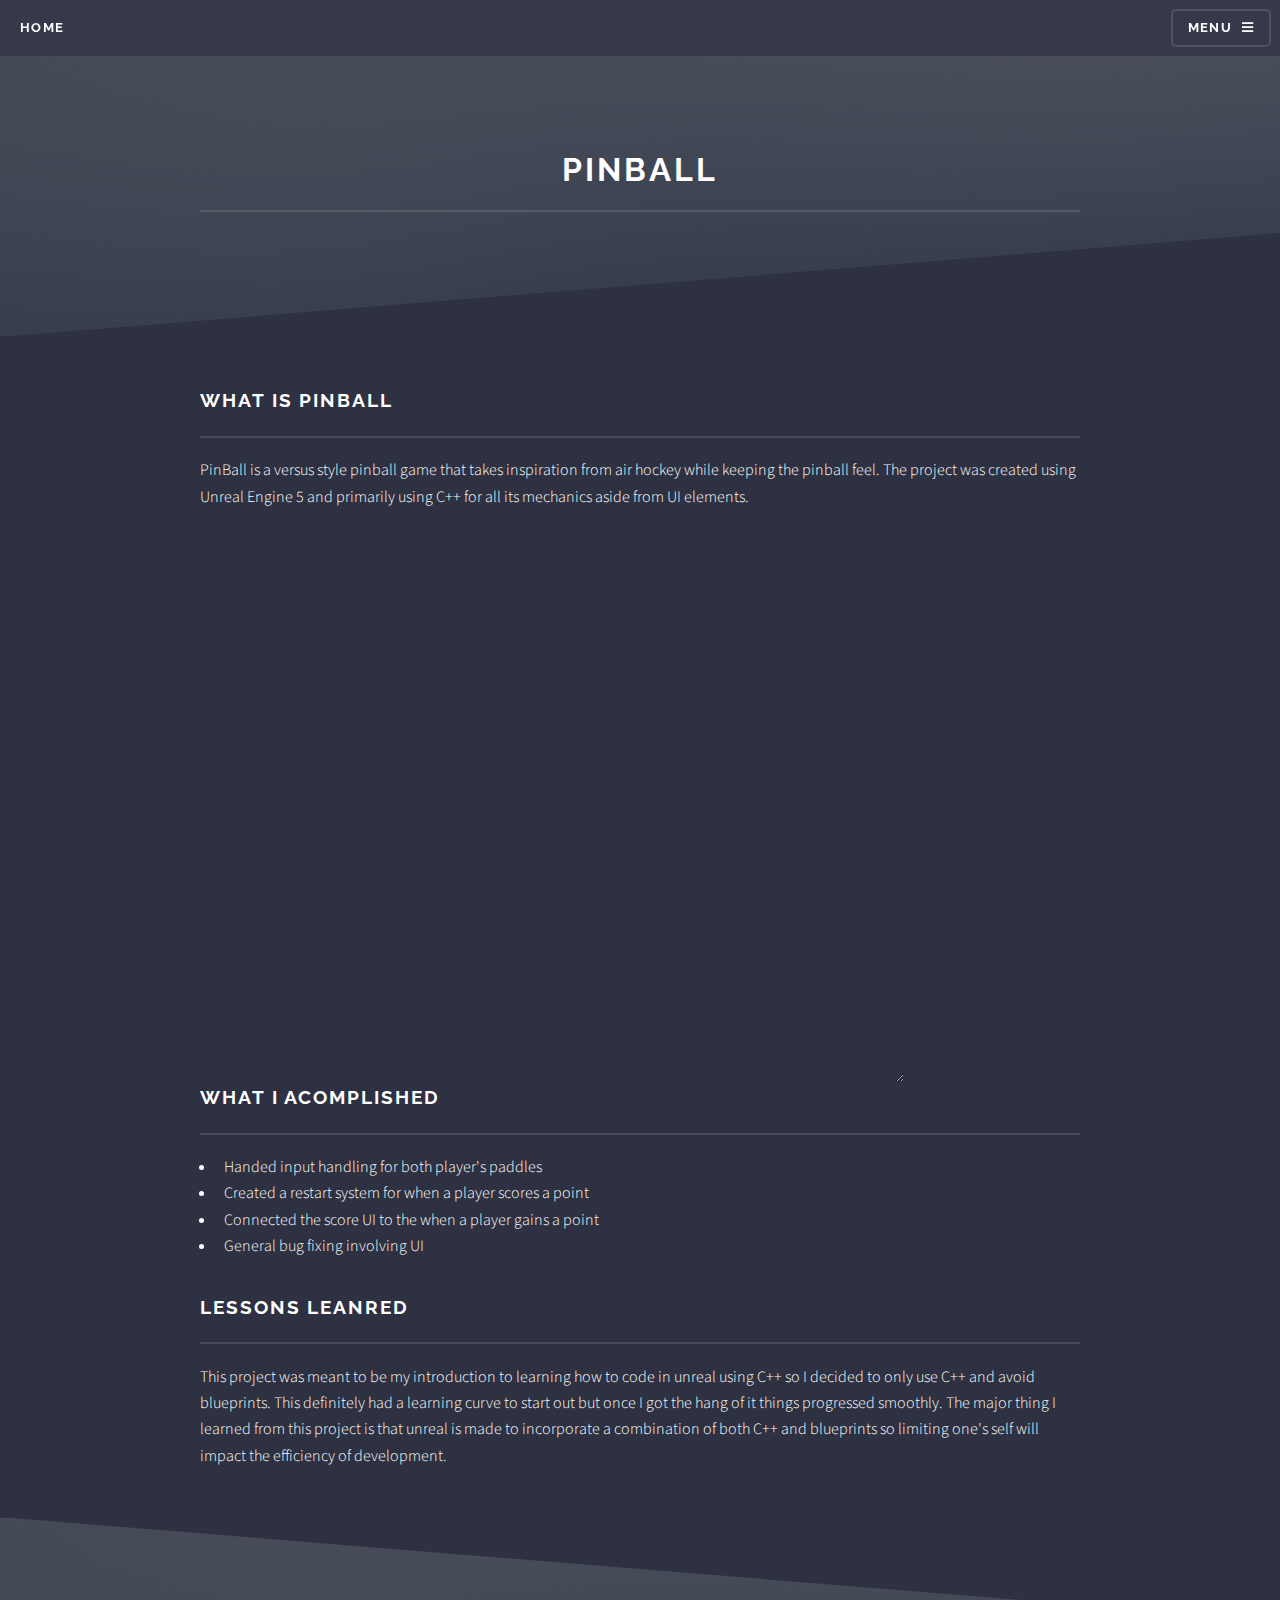
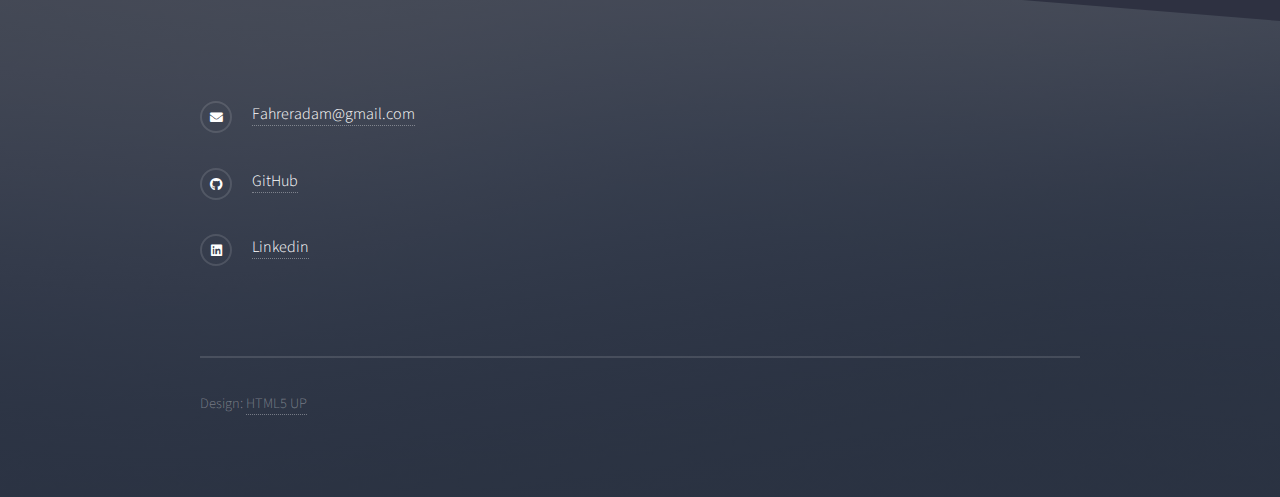
<file: PinBall.html>
<!DOCTYPE HTML>
<!--
	Solid State by HTML5 UP
	html5up.net | @ajlkn
	Free for personal and commercial use under the CCA 3.0 license (html5up.net/license)
-->
<html>
	<head>
		<title>PinBall</title>
		<meta charset="utf-8" />
		<meta name="viewport" content="width=device-width, initial-scale=1, user-scalable=no" />
		<link rel="stylesheet" href="assets/css/main.css" />
		<noscript><link rel="stylesheet" href="assets/css/noscript.css" /></noscript>
	</head>

	<head>
		<style>
			#target {
				width: 80%;
				height: 60vh;
				overflow-y: hidden;
				overflow-x: hidden;
				resize: block;
				position: relative;
			}
			
			iframe {
				width: 100%;
				height: 100%;
				border: none;
			}
		</style>
	 
	</head>

	<body class="is-preload">

		<!-- Page Wrapper -->
			<div id="page-wrapper">

				<!-- Header -->
					<header id="header">
						<h1><a href="index.html">Home</a></h1>
						<nav>
							<a href="#menu">Menu</a>
						</nav>
					</header>

				<!-- Menu -->
					<nav id="menu">
						<div class="inner">
							<h2>Menu</h2>
							<ul class="links">
								<li><a href="index.html">Home</a></li>
								<li><a href="Projects.html">Projects</a></li>
								<li><a href="Resume.html">Resume</a></li>
								<li><a href="About Me.html">About Me</a></li>
							</ul>
							<a href="#" class="close">Close</a>
						</div>
					</nav>

				<!-- Wrapper -->
				<section id="wrapper">
					<header>
						<div class="inner">
                            <center>
								<h2>PinBall</h2>
                            </center>
						</div>
					</header>

					<section>
						<div class="wrapper style1">
							<div class="inner">
								<h2 class="major">What Is PinBall</h2>
								<p>
                                    PinBall is a versus style pinball game that takes inspiration from air hockey while keeping the pinball feel. 
                                    The project was created using Unreal Engine 5 and primarily using C++ for all its mechanics aside from UI elements.
                                </p>
								
								<div id = "target">
									<iframe src="https://www.youtube.com/embed/UWqGGFkFORM?si=vbzHrIkwCU38eeSj"  allowfullscreen></iframe>
								</div>

                                <h2 class="major">What I Acomplished</h2>
								<ul>
									<li>Handed input handling for both player's paddles</li>
									<li>Created a restart system for when a player scores a point</li>
									<li>Connected the score UI to the when a player gains a point</li>
									<li>General bug fixing involving UI</li>
								</ul>

                                <h2 class="major">Lessons Leanred</h2>
								<p>
                                    This project was meant to be my introduction to learning how to code in unreal using C++ so I decided to only use C++ and avoid blueprints. 
                                    This definitely had a learning curve to start out but once I got the hang of it things progressed smoothly. 
                                    The major thing I learned from this project is that unreal is made to incorporate a combination of both C++ and blueprints so limiting one's self will impact the efficiency of development.
                                </p>
                            </div>
						</div>
					</section>
				</section>

				<!-- Footer -->
                <section id="footer">
                    <div class="inner">
                        <ul class="contact">
                            <li class="icon solid fa-envelope"><a href="mailto:fahreradam@gmail.com">Fahreradam@gmail.com</a></li>
                            <li class="icon brands fa-github"><a href="https://github.com/fahreradam?tab=repositories">GitHub</a></li>
                            <li class="icon brands fa-linkedin"><a href="https://www.linkedin.com/in/AdamFahrer">Linkedin</a></li>
                        </ul>
                        <ul class="copyright">
							<li>Design: <a href="http://html5up.net">HTML5 UP</a></li>
                        </ul>
                    </div>
                </section>

			</div>

		<!-- Scripts -->
			<script src="assets/js/jquery.min.js"></script>
			<script src="assets/js/jquery.scrollex.min.js"></script>
			<script src="assets/js/browser.min.js"></script>
			<script src="assets/js/breakpoints.min.js"></script>
			<script src="assets/js/util.js"></script>
			<script src="assets/js/main.js"></script>

	</body>
</html>
</file>
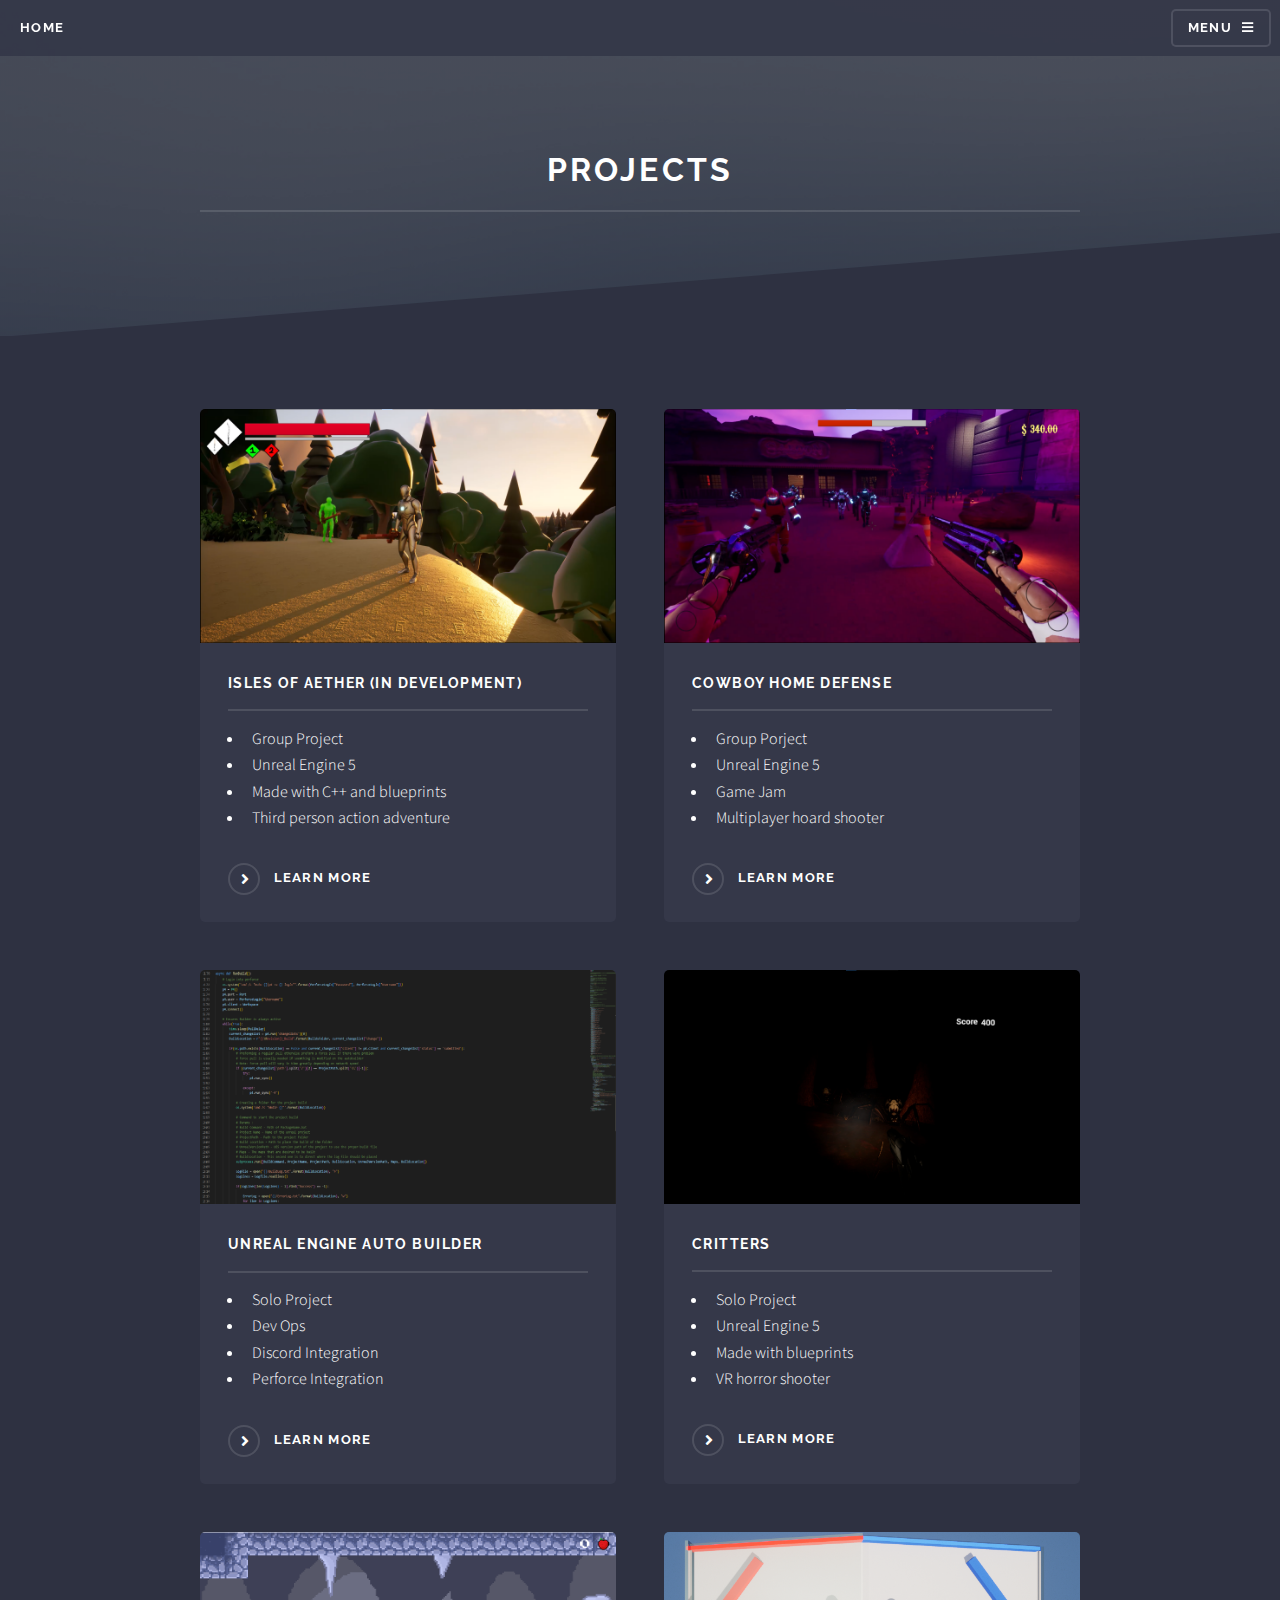
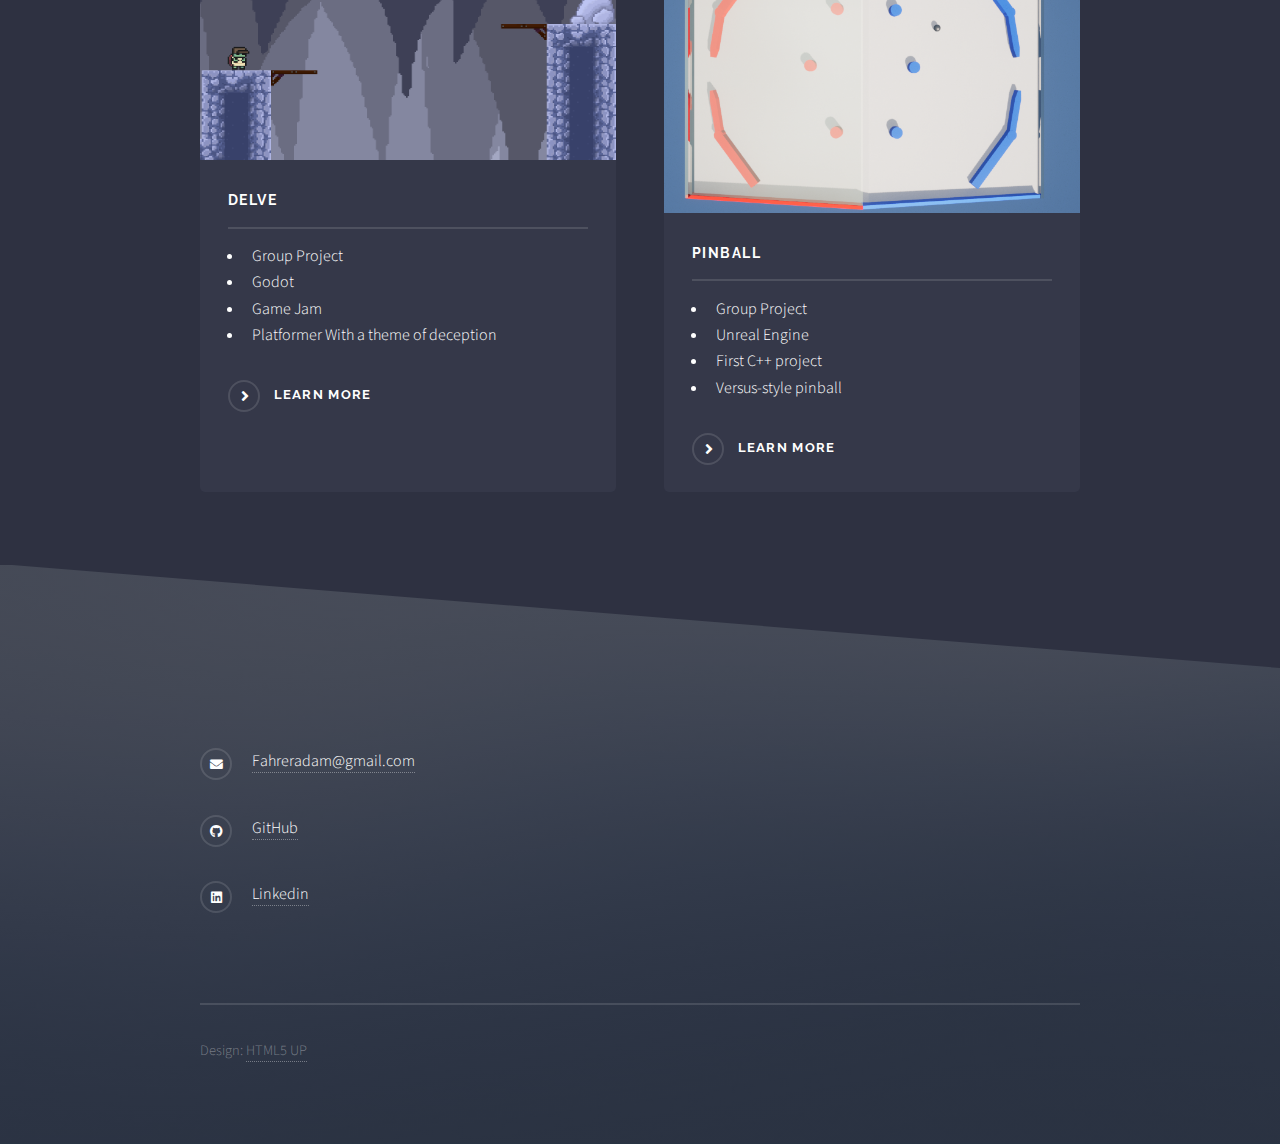
<file: Projects.html>
<!DOCTYPE HTML>
<!--
	Solid State by HTML5 UP
	html5up.net | @ajlkn
	Free for personal and commercial use under the CCA 3.0 license (html5up.net/license)
-->
<html>
	<head>
		<title>Projects</title>
		<meta charset="utf-8" />
		<meta name="viewport" content="width=device-width, initial-scale=1, user-scalable=no" />
		<link rel="stylesheet" href="assets/css/main.css" />
		<noscript><link rel="stylesheet" href="assets/css/noscript.css" /></noscript>
	</head>
	<body class="is-preload">

		<!-- Page Wrapper -->
			<div id="page-wrapper">

				<!-- Header -->
					<header id="header">
						<h1><a href="index.html">Home</a></h1>
						<nav>
							<a href="#menu">Menu</a>
						</nav>
					</header>

				<!-- Menu -->
					<nav id="menu">
						<div class="inner">
							<h2>Menu</h2>
							<ul class="links">
								<li><a href="index.html">Home</a></li>
								<li><a href="Projects.html">Projects</a></li>
								<li><a href="Resume.html">Resume</a></li>
								<li><a href="About Me.html">About Me</a></li>
							</ul>
							<a href="#" class="close">Close</a>
						</div>
					</nav>

				<!-- Wrapper -->
					<section id="wrapper">
						<header>
							<div class="inner">
								<center>
									<h2>Projects</h2>
								</center>
							</div>
						</header>

						<!-- Content -->
							<div class="wrapper">
								<div class="inner">
									<section class="features">
										<article>
											<a href="IslesOfAether.html" class="image"><img src="images/IslesOfAether.png" alt="" /></a>
											<h3 class="major"><a href="IslesOfAether.html">Isles Of Aether (In Development)</a></h3>
											<ul>
												<li>Group Project</li>
												<li>Unreal Engine 5</li>
												<li>Made with C++ and blueprints</li>
												<li>Third person action adventure</li>
											</ul>
											<a href="IslesOfAether.html" class="special">Learn more</a>
										</article>
										<article>
											<a href="CowboyDefenseForce.html" class="image"><img src="images/CowboyDefenseForce.png" alt="" /></a>
											<h3 class="major"><a href="CowboyDefenseForce.html">Cowboy Home Defense</a></h3>
											<ul>
												<li>Group Porject</li>
												<li>Unreal Engine 5</li>
												<li>Game Jam</li>
												<li>Multiplayer hoard shooter</li>
											</ul>
											<a href="CowboyDefenseForce.html" class="special">Learn more</a>
										</article>
										<article>
											<a href="https://github.com/fahreradam/UE5-Auto-Builder" class="image"><img src="images/AutoBuilder.PNG" alt="" /></a>
											<h3 class="major"><a href="https://github.com/fahreradam/UE5-Auto-Builder">Unreal Engine Auto Builder</a></h3>
											<ul>
												<li>Solo Project</li>
												<li>Dev Ops</li>
												<li>Discord Integration</li>
												<li>Perforce Integration</li>
											</ul>
											<a href="https://github.com/fahreradam/UE5-Auto-Builder" class="special">Learn more</a>
										</article>
										<article>
											<a href="Critters.html" class="image"><img src="images/Critters.PNG" alt="" /></a>
											<h3 class="major"><a href="Critters.html">Critters</a></h3>
											<ul>
												<li>Solo Project</li>
												<li>Unreal Engine 5</li>
												<li>Made with blueprints</li>
												<li>VR horror shooter</li>
											</ul>
											<a href="Critters.html" class="special">Learn more</a>
										</article>
										<article>
											<a href="Delve.html" class="image"><img src="images/Delve.PNG" alt="" /></a>
											<h3 class="major"><a href="Delve.html">Delve</a></h3>
											<ul>
												<li>Group Project</li>
												<li>Godot</li>
												<li>Game Jam</li>
												<li>Platformer With a theme of deception</li>
											</ul>
											<a href="Delve.html" class="special">Learn more</a>
										</article>
											<article>
											<a href="PinBall.html" class="image"><img src="images/PinBall.PNG" alt="" /></a>
											<h3 class="major"><a href="PinBall.html">PinBall</a></h3>
											<ul>
												<li>Group Project</li>
												<li>Unreal Engine</li>
												<li>First C++ project</li>
												<li>Versus-style pinball</li>
											</ul>
											<a href="PinBall.html" class="special">Learn more</a>
										</article>
									</section>
								</div>
							</div>

					</section>

				<!-- Footer -->
				<section id="footer">
					<div class="inner">
						<ul class="contact">
							<li class="icon solid fa-envelope"><a href="mailto:fahreradam@gmail.com">Fahreradam@gmail.com</a></li>
							<li class="icon brands fa-github"><a href="https://github.com/fahreradam?tab=repositories">GitHub</a></li>
							<li class="icon brands fa-linkedin"><a href="https://www.linkedin.com/in/AdamFahrer">Linkedin</a></li>
						</ul>
						<ul class="copyright">
							<li>Design: <a href="http://html5up.net">HTML5 UP</a></li>
						</ul>
					</div>
				</section>

			</div>

		<!-- Scripts -->
			<script src="assets/js/jquery.min.js"></script>
			<script src="assets/js/jquery.scrollex.min.js"></script>
			<script src="assets/js/browser.min.js"></script>
			<script src="assets/js/breakpoints.min.js"></script>
			<script src="assets/js/util.js"></script>
			<script src="assets/js/main.js"></script>

	</body>
</html>
</file>
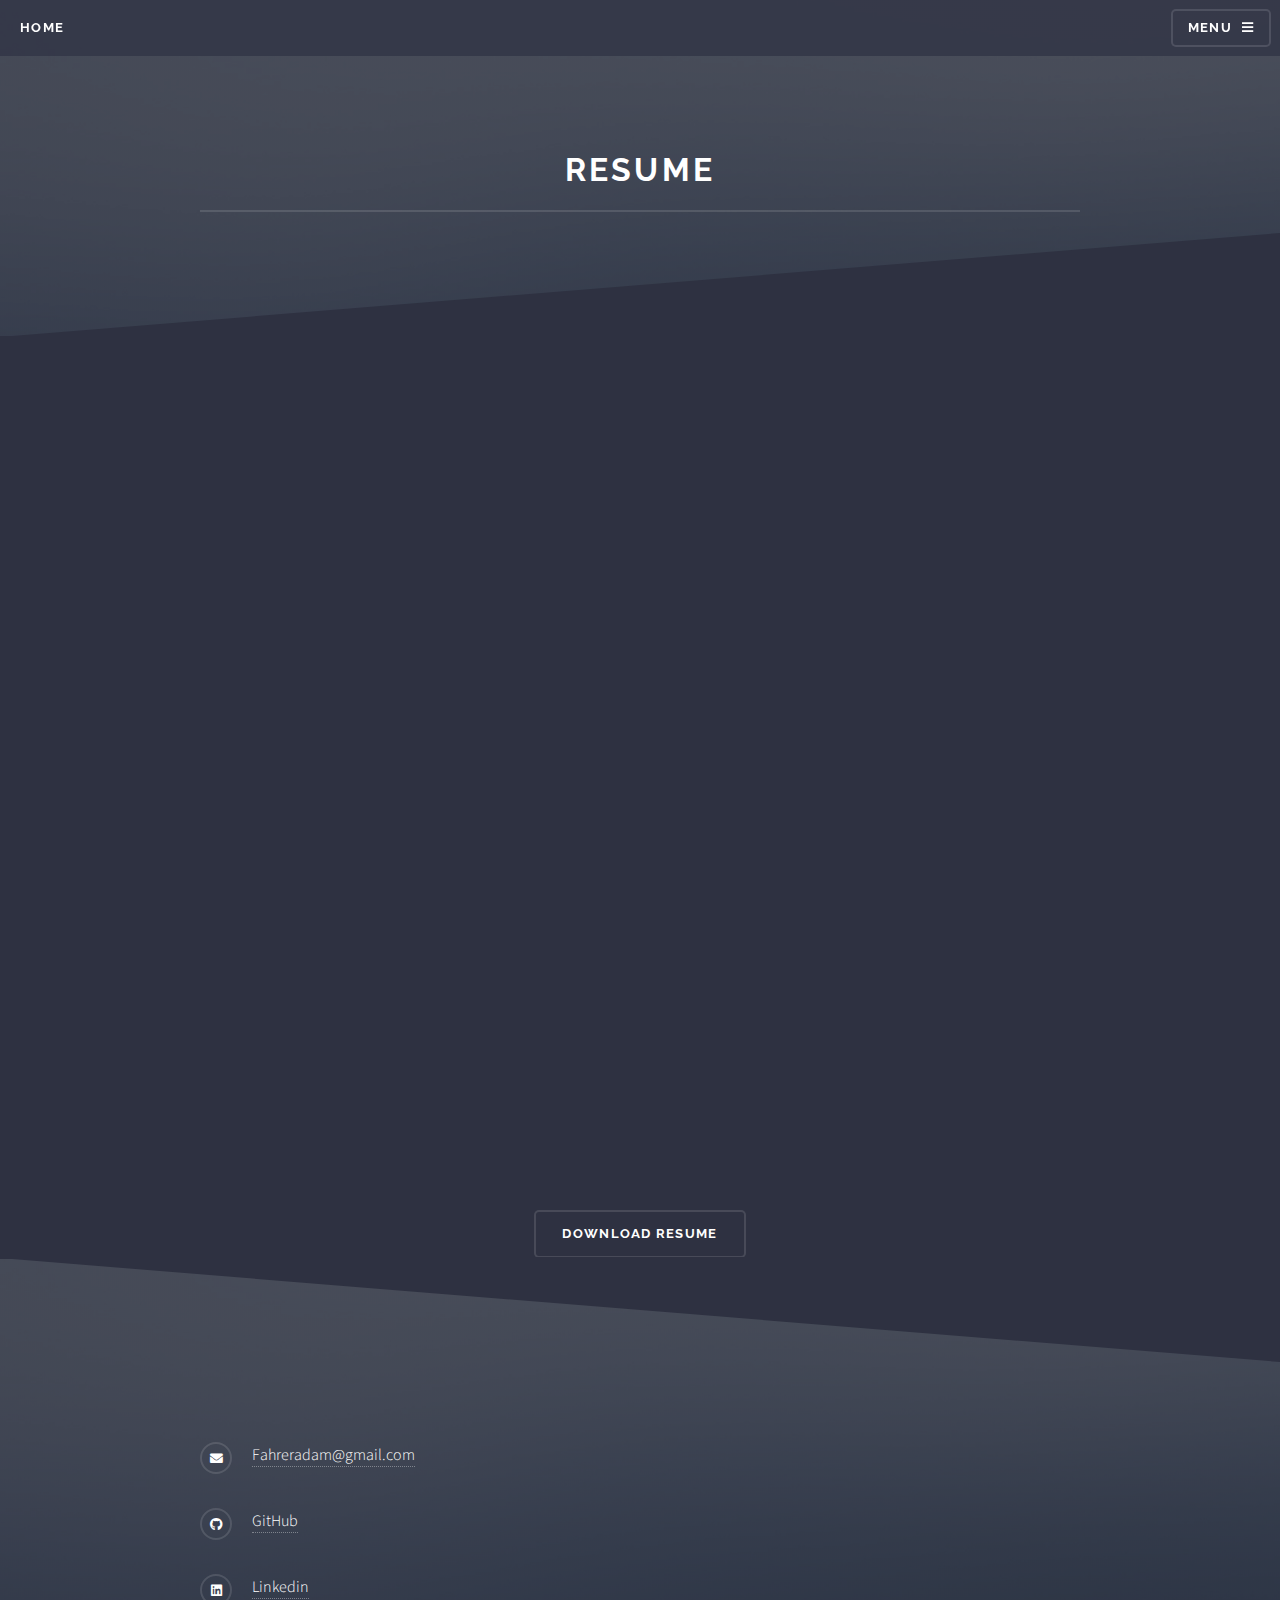
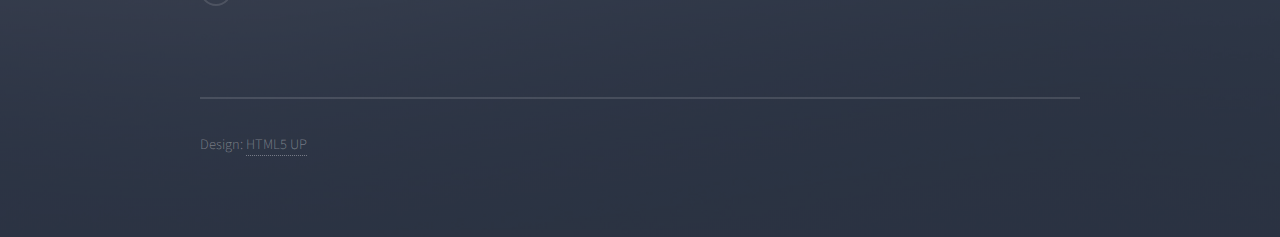
<file: Resume.html>
<!DOCTYPE HTML>
<!--
	Solid State by HTML5 UP
	html5up.net | @ajlkn
	Free for personal and commercial use under the CCA 3.0 license (html5up.net/license)
-->
<html>
	<head>
		<title>Resume</title>
		<meta charset="utf-8" />
		<meta name="viewport" content="width=device-width, initial-scale=1, user-scalable=no" />
		<link rel="stylesheet" href="assets/css/main.css" />
		<noscript><link rel="stylesheet" href="assets/css/noscript.css" /></noscript>
	</head>
	<body class="is-preload">

		<!-- Page Wrapper -->
			<div id="page-wrapper">

				<!-- Header -->
					<header id="header">
						<h1><a href="index.html">Home</a></h1>
						<nav>
							<a href="#menu">Menu</a>
						</nav>
					</header>

				<!-- Menu -->
					<nav id="menu">
						<div class="inner">
							<h2>Menu</h2>
							<ul class="links">
								<li><a href="index.html">Home</a></li>
								<li><a href="Projects.html">Projects</a></li>
								<li><a href="Resume.html">Resume</a></li>
								<li><a href="About Me.html">About Me</a></li>
							</ul>
							<a href="#" class="close">Close</a>
						</div>
					</nav>

				<!-- Wrapper -->
				<section id="wrapper">
					<header>
						<div class="inner">
							<center>
								<h2>Resume</h2>
							</center>
						</div>
							

					</header>
						<div class="wrapper">
							<div class="inner">
								<section>
									<!-- Content -->
									<body>
										<center>
											<iframe style="width: 100%; height: 800px;" src="Resume.pdf"></iframe>
										</center>
									</body>
								</section>
							</div>
							<center>
								<ui class="special action">
									<a href="Downloads/Resume.docx" download class="button">
										Download Resume
									</a>
								</ui>
							</center>
						</div>
						
					</section>

				<!-- Footer -->
				<section id="footer">
					<div class="inner">
						<ul class="contact">
							<li class="icon solid fa-envelope"><a href="mailto:fahreradam@gmail.com">Fahreradam@gmail.com</a></li>
							<li class="icon brands fa-github"><a href="https://github.com/fahreradam?tab=repositories">GitHub</a></li>
							<li class="icon brands fa-linkedin"><a href="https://www.linkedin.com/in/AdamFahrer">Linkedin</a></li>
						</ul>
						<ul class="copyright">
							<li>Design: <a href="http://html5up.net">HTML5 UP</a></li>
						</ul>
					</div>
				</section>

			</div>

		<!-- Scripts -->
			<script src="assets/js/jquery.min.js"></script>
			<script src="assets/js/jquery.scrollex.min.js"></script>
			<script src="assets/js/browser.min.js"></script>
			<script src="assets/js/breakpoints.min.js"></script>
			<script src="assets/js/util.js"></script>
			<script src="assets/js/main.js"></script>

	</body>
</html>
</file>
<file: assets/css/noscript.css>
/*
	Solid State by HTML5 UP
	html5up.net | @ajlkn
	Free for personal and commercial use under the CCA 3.0 license (html5up.net/license)
*/

/* Banner */

	body.is-preload #banner .logo {
		-moz-transform: none;
		-webkit-transform: none;
		-ms-transform: none;
		transform: none;
		opacity: 1;
	}

	body.is-preload #banner h2 {
		opacity: 1;
		-moz-transform: none;
		-webkit-transform: none;
		-ms-transform: none;
		transform: none;
		-moz-filter: none;
		-webkit-filter: none;
		-ms-filter: none;
		filter: none;
	}

	body.is-preload #banner p {
		opacity: 01;
		-moz-transform: none;
		-webkit-transform: none;
		-ms-transform: none;
		transform: none;
		-moz-filter: none;
		-webkit-filter: none;
		-ms-filter: none;
		filter: none;
	}
</file>
<file: assets/css/main.css>
@import url(fontawesome-all.min.css);
@import url("https://fonts.googleapis.com/css?family=Raleway:200,700|Source+Sans+Pro:300,600,300italic,600italic");

/*
	Solid State by HTML5 UP
	html5up.net | @ajlkn
	Free for personal and commercial use under the CCA 3.0 license (html5up.net/license)
*/

html, body, div, span, applet, object,
iframe, h1, h2, h3, h4, h5, h6, p, blockquote,
pre, a, abbr, acronym, address, big, cite,
code, del, dfn, em, img, ins, kbd, q, s, samp,
small, strike, strong, sub, sup, tt, var, b,
u, i, center, dl, dt, dd, ol, ul, li, fieldset,
form, label, legend, table, caption, tbody,
tfoot, thead, tr, th, td, article, aside,
canvas, details, embed, figure, figcaption,
footer, header, hgroup, menu, nav, output, ruby,
section, summary, time, mark, audio, video {
	margin: 0;
	padding: 0;
	border: 0;
	font-size: 100%;
	font: inherit;
	vertical-align: baseline;}

article, aside, details, figcaption, figure,
footer, header, hgroup, menu, nav, section {
	display: block;}

body {
	line-height: 1;
}

ol, ul {
	list-style: none;
}

blockquote, q {
	quotes: none;
}

	blockquote:before, blockquote:after, q:before, q:after {
		content: '';
		content: none;
	}

table {
	border-collapse: collapse;
	border-spacing: 0;
}

body {
	-webkit-text-size-adjust: none;
}

mark {
	background-color: transparent;
	color: inherit;
}

input::-moz-focus-inner {
	border: 0;
	padding: 0;
}

input, select, textarea {
	-moz-appearance: none;
	-webkit-appearance: none;
	-ms-appearance: none;
	appearance: none;
}

/* Basic */

	@-ms-viewport {
		width: device-width;
	}

	body {
		-ms-overflow-style: scrollbar;
	}

	@media screen and (max-width: 480px) {

		html, body {
			min-width: 320px;
		}

	}

	html {
		box-sizing: border-box;
	}

	*, *:before, *:after {
		box-sizing: inherit;
	}

	body {
		background-color: #2e3141;
		background-image: linear-gradient(to top, rgba(46, 49, 65, 0.8), rgba(46, 49, 65, 0.8)), url("../../images/bg.jpg");
		background-size: auto, cover;
		background-attachment: fixed, fixed;
		background-position: center, center;
	}

		body.is-preload *, body.is-preload *:before, body.is-preload *:after {
			-moz-animation: none !important;
			-webkit-animation: none !important;
			-ms-animation: none !important;
			animation: none !important;
			-moz-transition: none !important;
			-webkit-transition: none !important;
			-ms-transition: none !important;
			transition: none !important;
		}

/* Type */

	body, input, select, textarea {
		color: #ffffff;
		font-family: "Source Sans Pro", Helvetica, sans-serif;
		font-size: 16.5pt;
		font-weight: 300;
		line-height: 1.65;
	}

		@media screen and (max-width: 1680px) {

			body, input, select, textarea {
				font-size: 13pt;
			}

		}

		@media screen and (max-width: 1280px) {

			body, input, select, textarea {
				font-size: 12pt;
			}

		}

		@media screen and (max-width: 980px) {

			body, input, select, textarea {
				font-size: 12pt;
			}

		}

		@media screen and (max-width: 736px) {

			body, input, select, textarea {
				font-size: 12pt;
			}

		}

		@media screen and (max-width: 480px) {

			body, input, select, textarea {
				font-size: 12pt;
			}

		}

	a {
		-moz-transition: color 0.2s ease-in-out, border-bottom-color 0.2s ease-in-out;
		-webkit-transition: color 0.2s ease-in-out, border-bottom-color 0.2s ease-in-out;
		-ms-transition: color 0.2s ease-in-out, border-bottom-color 0.2s ease-in-out;
		transition: color 0.2s ease-in-out, border-bottom-color 0.2s ease-in-out;
		border-bottom: dotted 1px rgba(255, 255, 255, 0.35);
		color: #ffffff;
		text-decoration: none;
	}

		a:hover {
			border-bottom-color: transparent;
			color: #ffffff !important;
		}

		a.special:not(.button) {
			text-decoration: none;
			border-bottom: 0;
			display: block;
			font-family: Raleway, Helvetica, sans-serif;
			font-size: 0.8em;
			font-weight: 700;
			letter-spacing: 0.1em;
			margin: 0 0 2em 0;
			text-transform: uppercase;
		}

			a.special:not(.button):before {
				-moz-osx-font-smoothing: grayscale;
				-webkit-font-smoothing: antialiased;
				display: inline-block;
				font-style: normal;
				font-variant: normal;
				text-rendering: auto;
				line-height: 1;
				text-transform: none !important;
				font-family: 'Font Awesome 5 Free';
				font-weight: 900;
			}

			a.special:not(.button):before {
				-moz-transition: background-color 0.2s ease-in-out;
				-webkit-transition: background-color 0.2s ease-in-out;
				-ms-transition: background-color 0.2s ease-in-out;
				transition: background-color 0.2s ease-in-out;
				border-radius: 100%;
				border: solid 2px rgba(255, 255, 255, 0.125);
				content: '\f105';
				display: inline-block;
				font-size: 1.25em;
				height: 2em;
				line-height: 1.75em;
				margin-right: 0.85em;
				text-align: center;
				text-indent: 0.15em;
				vertical-align: middle;
				width: 2em;
			}

			a.special:not(.button):hover:before {
				background-color: rgba(255, 255, 255, 0.025);
			}

			a.special:not(.button):active:before {
				background-color: rgba(255, 255, 255, 0.075);
			}

	strong, b {
		color: #ffffff;
		font-weight: 600;
	}

	em, i {
		font-style: italic;
	}

	p {
		margin: 0 0 2em 0;
	}

	h1, h2, h3, h4, h5, h6 {
		color: #ffffff;
		font-family: Raleway, Helvetica, sans-serif;
		font-weight: 700;
		letter-spacing: 0.1em;
		margin: 0 0 1em 0;
		text-transform: uppercase;
	}

		h1 a, h2 a, h3 a, h4 a, h5 a, h6 a {
			color: inherit;
			text-decoration: none;
			border-bottom: 0;
		}

		h1 span, h2 span, h3 span, h4 span, h5 span, h6 span {
			font-weight: 200;
		}

		h1.major, h2.major, h3.major, h4.major, h5.major, h6.major {
			padding-bottom: 1em;
			border-bottom: solid 2px rgba(255, 255, 255, 0.125);
		}

	h2 {
		font-size: 1.2em;
	}

	h3 {
		font-size: 0.9em;
	}

	h4 {
		font-size: 0.7em;
	}

	h5 {
		font-size: 0.7em;
	}

	h6 {
		font-size: 0.7em;
	}

	@media screen and (max-width: 736px) {

		h2 {
			font-size: 1em;
		}

		h3 {
			font-size: 0.8em;
		}

	}

	sub {
		font-size: 0.8em;
		position: relative;
		top: 0.5em;
	}

	sup {
		font-size: 0.8em;
		position: relative;
		top: -0.5em;
	}

	blockquote {
		border-left: solid 4px rgba(255, 255, 255, 0.125);
		font-style: italic;
		margin: 0 0 2em 0;
		padding: 0.5em 0 0.5em 2em;
	}

	code {
		background: rgba(255, 255, 255, 0.025);
		border-radius: 5px;
		border: solid 2px rgba(255, 255, 255, 0.125);
		font-family: "Courier New", monospace;
		font-size: 0.9em;
		margin: 0 0.25em;
		padding: 0.25em 0.65em;
	}

	pre {
		-webkit-overflow-scrolling: touch;
		font-family: "Courier New", monospace;
		font-size: 0.9em;
		margin: 0 0 2em 0;
	}

		pre code {
			display: block;
			line-height: 1.75em;
			padding: 1em 1.5em;
			overflow-x: auto;
		}

	hr {
		border: 0;
		border-bottom: solid 2px rgba(255, 255, 255, 0.125);
		margin: 2.5em 0;
	}

		hr.major {
			margin: 4em 0;
		}

	.align-left {
		text-align: left;
	}

	.align-center {
		text-align: center;
	}

	.align-right {
		text-align: right;
	}

/* Row */

	.row {
		display: flex;
		flex-wrap: wrap;
		box-sizing: border-box;
		align-items: stretch;
	}

		.row > * {
			box-sizing: border-box;
		}

		.row.gtr-uniform > * > :last-child {
			margin-bottom: 0;
		}

		.row.aln-left {
			justify-content: flex-start;
		}

		.row.aln-center {
			justify-content: center;
		}

		.row.aln-right {
			justify-content: flex-end;
		}

		.row.aln-top {
			align-items: flex-start;
		}

		.row.aln-middle {
			align-items: center;
		}

		.row.aln-bottom {
			align-items: flex-end;
		}

		.row > .imp {
			order: -1;
		}

		.row > .col-1 {
			width: 8.33333%;
		}

		.row > .off-1 {
			margin-left: 8.33333%;
		}

		.row > .col-2 {
			width: 16.66667%;
		}

		.row > .off-2 {
			margin-left: 16.66667%;
		}

		.row > .col-3 {
			width: 25%;
		}

		.row > .off-3 {
			margin-left: 25%;
		}

		.row > .col-4 {
			width: 33.33333%;
		}

		.row > .off-4 {
			margin-left: 33.33333%;
		}

		.row > .col-5 {
			width: 41.66667%;
		}

		.row > .off-5 {
			margin-left: 41.66667%;
		}

		.row > .col-6 {
			width: 50%;
		}

		.row > .off-6 {
			margin-left: 50%;
		}

		.row > .col-7 {
			width: 58.33333%;
		}

		.row > .off-7 {
			margin-left: 58.33333%;
		}

		.row > .col-8 {
			width: 66.66667%;
		}

		.row > .off-8 {
			margin-left: 66.66667%;
		}

		.row > .col-9 {
			width: 75%;
		}

		.row > .off-9 {
			margin-left: 75%;
		}

		.row > .col-10 {
			width: 83.33333%;
		}

		.row > .off-10 {
			margin-left: 83.33333%;
		}

		.row > .col-11 {
			width: 91.66667%;
		}

		.row > .off-11 {
			margin-left: 91.66667%;
		}

		.row > .col-12 {
			width: 100%;
		}

		.row > .off-12 {
			margin-left: 100%;
		}

		.row.gtr-0 {
			margin-top: 0;
			margin-left: 0em;
		}

			.row.gtr-0 > * {
				padding: 0 0 0 0em;
			}

			.row.gtr-0.gtr-uniform {
				margin-top: 0em;
			}

				.row.gtr-0.gtr-uniform > * {
					padding-top: 0em;
				}

		.row.gtr-25 {
			margin-top: 0;
			margin-left: -0.4375em;
		}

			.row.gtr-25 > * {
				padding: 0 0 0 0.4375em;
			}

			.row.gtr-25.gtr-uniform {
				margin-top: -0.4375em;
			}

				.row.gtr-25.gtr-uniform > * {
					padding-top: 0.4375em;
				}

		.row.gtr-50 {
			margin-top: 0;
			margin-left: -0.875em;
		}

			.row.gtr-50 > * {
				padding: 0 0 0 0.875em;
			}

			.row.gtr-50.gtr-uniform {
				margin-top: -0.875em;
			}

				.row.gtr-50.gtr-uniform > * {
					padding-top: 0.875em;
				}

		.row {
			margin-top: 0;
			margin-left: -1.75em;
		}

			.row > * {
				padding: 0 0 0 1.75em;
			}

			.row.gtr-uniform {
				margin-top: -1.75em;
			}

				.row.gtr-uniform > * {
					padding-top: 1.75em;
				}

		.row.gtr-150 {
			margin-top: 0;
			margin-left: -2.625em;
		}

			.row.gtr-150 > * {
				padding: 0 0 0 2.625em;
			}

			.row.gtr-150.gtr-uniform {
				margin-top: -2.625em;
			}

				.row.gtr-150.gtr-uniform > * {
					padding-top: 2.625em;
				}

		.row.gtr-200 {
			margin-top: 0;
			margin-left: -3.5em;
		}

			.row.gtr-200 > * {
				padding: 0 0 0 3.5em;
			}

			.row.gtr-200.gtr-uniform {
				margin-top: -3.5em;
			}

				.row.gtr-200.gtr-uniform > * {
					padding-top: 3.5em;
				}

		@media screen and (max-width: 1680px) {

			.row {
				display: flex;
				flex-wrap: wrap;
				box-sizing: border-box;
				align-items: stretch;
			}

				.row > * {
					box-sizing: border-box;
				}

				.row.gtr-uniform > * > :last-child {
					margin-bottom: 0;
				}

				.row.aln-left {
					justify-content: flex-start;
				}

				.row.aln-center {
					justify-content: center;
				}

				.row.aln-right {
					justify-content: flex-end;
				}

				.row.aln-top {
					align-items: flex-start;
				}

				.row.aln-middle {
					align-items: center;
				}

				.row.aln-bottom {
					align-items: flex-end;
				}

				.row > .imp-xlarge {
					order: -1;
				}

				.row > .col-1-xlarge {
					width: 8.33333%;
				}

				.row > .off-1-xlarge {
					margin-left: 8.33333%;
				}

				.row > .col-2-xlarge {
					width: 16.66667%;
				}

				.row > .off-2-xlarge {
					margin-left: 16.66667%;
				}

				.row > .col-3-xlarge {
					width: 25%;
				}

				.row > .off-3-xlarge {
					margin-left: 25%;
				}

				.row > .col-4-xlarge {
					width: 33.33333%;
				}

				.row > .off-4-xlarge {
					margin-left: 33.33333%;
				}

				.row > .col-5-xlarge {
					width: 41.66667%;
				}

				.row > .off-5-xlarge {
					margin-left: 41.66667%;
				}

				.row > .col-6-xlarge {
					width: 50%;
				}

				.row > .off-6-xlarge {
					margin-left: 50%;
				}

				.row > .col-7-xlarge {
					width: 58.33333%;
				}

				.row > .off-7-xlarge {
					margin-left: 58.33333%;
				}

				.row > .col-8-xlarge {
					width: 66.66667%;
				}

				.row > .off-8-xlarge {
					margin-left: 66.66667%;
				}

				.row > .col-9-xlarge {
					width: 75%;
				}

				.row > .off-9-xlarge {
					margin-left: 75%;
				}

				.row > .col-10-xlarge {
					width: 83.33333%;
				}

				.row > .off-10-xlarge {
					margin-left: 83.33333%;
				}

				.row > .col-11-xlarge {
					width: 91.66667%;
				}

				.row > .off-11-xlarge {
					margin-left: 91.66667%;
				}

				.row > .col-12-xlarge {
					width: 100%;
				}

				.row > .off-12-xlarge {
					margin-left: 100%;
				}

				.row.gtr-0 {
					margin-top: 0;
					margin-left: 0em;
				}

					.row.gtr-0 > * {
						padding: 0 0 0 0em;
					}

					.row.gtr-0.gtr-uniform {
						margin-top: 0em;
					}

						.row.gtr-0.gtr-uniform > * {
							padding-top: 0em;
						}

				.row.gtr-25 {
					margin-top: 0;
					margin-left: -0.4375em;
				}

					.row.gtr-25 > * {
						padding: 0 0 0 0.4375em;
					}

					.row.gtr-25.gtr-uniform {
						margin-top: -0.4375em;
					}

						.row.gtr-25.gtr-uniform > * {
							padding-top: 0.4375em;
						}

				.row.gtr-50 {
					margin-top: 0;
					margin-left: -0.875em;
				}

					.row.gtr-50 > * {
						padding: 0 0 0 0.875em;
					}

					.row.gtr-50.gtr-uniform {
						margin-top: -0.875em;
					}

						.row.gtr-50.gtr-uniform > * {
							padding-top: 0.875em;
						}

				.row {
					margin-top: 0;
					margin-left: -1.75em;
				}

					.row > * {
						padding: 0 0 0 1.75em;
					}

					.row.gtr-uniform {
						margin-top: -1.75em;
					}

						.row.gtr-uniform > * {
							padding-top: 1.75em;
						}

				.row.gtr-150 {
					margin-top: 0;
					margin-left: -2.625em;
				}

					.row.gtr-150 > * {
						padding: 0 0 0 2.625em;
					}

					.row.gtr-150.gtr-uniform {
						margin-top: -2.625em;
					}

						.row.gtr-150.gtr-uniform > * {
							padding-top: 2.625em;
						}

				.row.gtr-200 {
					margin-top: 0;
					margin-left: -3.5em;
				}

					.row.gtr-200 > * {
						padding: 0 0 0 3.5em;
					}

					.row.gtr-200.gtr-uniform {
						margin-top: -3.5em;
					}

						.row.gtr-200.gtr-uniform > * {
							padding-top: 3.5em;
						}

		}

		@media screen and (max-width: 1280px) {

			.row {
				display: flex;
				flex-wrap: wrap;
				box-sizing: border-box;
				align-items: stretch;
			}

				.row > * {
					box-sizing: border-box;
				}

				.row.gtr-uniform > * > :last-child {
					margin-bottom: 0;
				}

				.row.aln-left {
					justify-content: flex-start;
				}

				.row.aln-center {
					justify-content: center;
				}

				.row.aln-right {
					justify-content: flex-end;
				}

				.row.aln-top {
					align-items: flex-start;
				}

				.row.aln-middle {
					align-items: center;
				}

				.row.aln-bottom {
					align-items: flex-end;
				}

				.row > .imp-large {
					order: -1;
				}

				.row > .col-1-large {
					width: 8.33333%;
				}

				.row > .off-1-large {
					margin-left: 8.33333%;
				}

				.row > .col-2-large {
					width: 16.66667%;
				}

				.row > .off-2-large {
					margin-left: 16.66667%;
				}

				.row > .col-3-large {
					width: 25%;
				}

				.row > .off-3-large {
					margin-left: 25%;
				}

				.row > .col-4-large {
					width: 33.33333%;
				}

				.row > .off-4-large {
					margin-left: 33.33333%;
				}

				.row > .col-5-large {
					width: 41.66667%;
				}

				.row > .off-5-large {
					margin-left: 41.66667%;
				}

				.row > .col-6-large {
					width: 50%;
				}

				.row > .off-6-large {
					margin-left: 50%;
				}

				.row > .col-7-large {
					width: 58.33333%;
				}

				.row > .off-7-large {
					margin-left: 58.33333%;
				}

				.row > .col-8-large {
					width: 66.66667%;
				}

				.row > .off-8-large {
					margin-left: 66.66667%;
				}

				.row > .col-9-large {
					width: 75%;
				}

				.row > .off-9-large {
					margin-left: 75%;
				}

				.row > .col-10-large {
					width: 83.33333%;
				}

				.row > .off-10-large {
					margin-left: 83.33333%;
				}

				.row > .col-11-large {
					width: 91.66667%;
				}

				.row > .off-11-large {
					margin-left: 91.66667%;
				}

				.row > .col-12-large {
					width: 100%;
				}

				.row > .off-12-large {
					margin-left: 100%;
				}

				.row.gtr-0 {
					margin-top: 0;
					margin-left: 0em;
				}

					.row.gtr-0 > * {
						padding: 0 0 0 0em;
					}

					.row.gtr-0.gtr-uniform {
						margin-top: 0em;
					}

						.row.gtr-0.gtr-uniform > * {
							padding-top: 0em;
						}

				.row.gtr-25 {
					margin-top: 0;
					margin-left: -0.4375em;
				}

					.row.gtr-25 > * {
						padding: 0 0 0 0.4375em;
					}

					.row.gtr-25.gtr-uniform {
						margin-top: -0.4375em;
					}

						.row.gtr-25.gtr-uniform > * {
							padding-top: 0.4375em;
						}

				.row.gtr-50 {
					margin-top: 0;
					margin-left: -0.875em;
				}

					.row.gtr-50 > * {
						padding: 0 0 0 0.875em;
					}

					.row.gtr-50.gtr-uniform {
						margin-top: -0.875em;
					}

						.row.gtr-50.gtr-uniform > * {
							padding-top: 0.875em;
						}

				.row {
					margin-top: 0;
					margin-left: -1.75em;
				}

					.row > * {
						padding: 0 0 0 1.75em;
					}

					.row.gtr-uniform {
						margin-top: -1.75em;
					}

						.row.gtr-uniform > * {
							padding-top: 1.75em;
						}

				.row.gtr-150 {
					margin-top: 0;
					margin-left: -2.625em;
				}

					.row.gtr-150 > * {
						padding: 0 0 0 2.625em;
					}

					.row.gtr-150.gtr-uniform {
						margin-top: -2.625em;
					}

						.row.gtr-150.gtr-uniform > * {
							padding-top: 2.625em;
						}

				.row.gtr-200 {
					margin-top: 0;
					margin-left: -3.5em;
				}

					.row.gtr-200 > * {
						padding: 0 0 0 3.5em;
					}

					.row.gtr-200.gtr-uniform {
						margin-top: -3.5em;
					}

						.row.gtr-200.gtr-uniform > * {
							padding-top: 3.5em;
						}

		}

		@media screen and (max-width: 980px) {

			.row {
				display: flex;
				flex-wrap: wrap;
				box-sizing: border-box;
				align-items: stretch;
			}

				.row > * {
					box-sizing: border-box;
				}

				.row.gtr-uniform > * > :last-child {
					margin-bottom: 0;
				}

				.row.aln-left {
					justify-content: flex-start;
				}

				.row.aln-center {
					justify-content: center;
				}

				.row.aln-right {
					justify-content: flex-end;
				}

				.row.aln-top {
					align-items: flex-start;
				}

				.row.aln-middle {
					align-items: center;
				}

				.row.aln-bottom {
					align-items: flex-end;
				}

				.row > .imp-medium {
					order: -1;
				}

				.row > .col-1-medium {
					width: 8.33333%;
				}

				.row > .off-1-medium {
					margin-left: 8.33333%;
				}

				.row > .col-2-medium {
					width: 16.66667%;
				}

				.row > .off-2-medium {
					margin-left: 16.66667%;
				}

				.row > .col-3-medium {
					width: 25%;
				}

				.row > .off-3-medium {
					margin-left: 25%;
				}

				.row > .col-4-medium {
					width: 33.33333%;
				}

				.row > .off-4-medium {
					margin-left: 33.33333%;
				}

				.row > .col-5-medium {
					width: 41.66667%;
				}

				.row > .off-5-medium {
					margin-left: 41.66667%;
				}

				.row > .col-6-medium {
					width: 50%;
				}

				.row > .off-6-medium {
					margin-left: 50%;
				}

				.row > .col-7-medium {
					width: 58.33333%;
				}

				.row > .off-7-medium {
					margin-left: 58.33333%;
				}

				.row > .col-8-medium {
					width: 66.66667%;
				}

				.row > .off-8-medium {
					margin-left: 66.66667%;
				}

				.row > .col-9-medium {
					width: 75%;
				}

				.row > .off-9-medium {
					margin-left: 75%;
				}

				.row > .col-10-medium {
					width: 83.33333%;
				}

				.row > .off-10-medium {
					margin-left: 83.33333%;
				}

				.row > .col-11-medium {
					width: 91.66667%;
				}

				.row > .off-11-medium {
					margin-left: 91.66667%;
				}

				.row > .col-12-medium {
					width: 100%;
				}

				.row > .off-12-medium {
					margin-left: 100%;
				}

				.row.gtr-0 {
					margin-top: 0;
					margin-left: 0em;
				}

					.row.gtr-0 > * {
						padding: 0 0 0 0em;
					}

					.row.gtr-0.gtr-uniform {
						margin-top: 0em;
					}

						.row.gtr-0.gtr-uniform > * {
							padding-top: 0em;
						}

				.row.gtr-25 {
					margin-top: 0;
					margin-left: -0.4375em;
				}

					.row.gtr-25 > * {
						padding: 0 0 0 0.4375em;
					}

					.row.gtr-25.gtr-uniform {
						margin-top: -0.4375em;
					}

						.row.gtr-25.gtr-uniform > * {
							padding-top: 0.4375em;
						}

				.row.gtr-50 {
					margin-top: 0;
					margin-left: -0.875em;
				}

					.row.gtr-50 > * {
						padding: 0 0 0 0.875em;
					}

					.row.gtr-50.gtr-uniform {
						margin-top: -0.875em;
					}

						.row.gtr-50.gtr-uniform > * {
							padding-top: 0.875em;
						}

				.row {
					margin-top: 0;
					margin-left: -1.75em;
				}

					.row > * {
						padding: 0 0 0 1.75em;
					}

					.row.gtr-uniform {
						margin-top: -1.75em;
					}

						.row.gtr-uniform > * {
							padding-top: 1.75em;
						}

				.row.gtr-150 {
					margin-top: 0;
					margin-left: -2.625em;
				}

					.row.gtr-150 > * {
						padding: 0 0 0 2.625em;
					}

					.row.gtr-150.gtr-uniform {
						margin-top: -2.625em;
					}

						.row.gtr-150.gtr-uniform > * {
							padding-top: 2.625em;
						}

				.row.gtr-200 {
					margin-top: 0;
					margin-left: -3.5em;
				}

					.row.gtr-200 > * {
						padding: 0 0 0 3.5em;
					}

					.row.gtr-200.gtr-uniform {
						margin-top: -3.5em;
					}

						.row.gtr-200.gtr-uniform > * {
							padding-top: 3.5em;
						}

		}

		@media screen and (max-width: 736px) {

			.row {
				display: flex;
				flex-wrap: wrap;
				box-sizing: border-box;
				align-items: stretch;
			}

				.row > * {
					box-sizing: border-box;
				}

				.row.gtr-uniform > * > :last-child {
					margin-bottom: 0;
				}

				.row.aln-left {
					justify-content: flex-start;
				}

				.row.aln-center {
					justify-content: center;
				}

				.row.aln-right {
					justify-content: flex-end;
				}

				.row.aln-top {
					align-items: flex-start;
				}

				.row.aln-middle {
					align-items: center;
				}

				.row.aln-bottom {
					align-items: flex-end;
				}

				.row > .imp-small {
					order: -1;
				}

				.row > .col-1-small {
					width: 8.33333%;
				}

				.row > .off-1-small {
					margin-left: 8.33333%;
				}

				.row > .col-2-small {
					width: 16.66667%;
				}

				.row > .off-2-small {
					margin-left: 16.66667%;
				}

				.row > .col-3-small {
					width: 25%;
				}

				.row > .off-3-small {
					margin-left: 25%;
				}

				.row > .col-4-small {
					width: 33.33333%;
				}

				.row > .off-4-small {
					margin-left: 33.33333%;
				}

				.row > .col-5-small {
					width: 41.66667%;
				}

				.row > .off-5-small {
					margin-left: 41.66667%;
				}

				.row > .col-6-small {
					width: 50%;
				}

				.row > .off-6-small {
					margin-left: 50%;
				}

				.row > .col-7-small {
					width: 58.33333%;
				}

				.row > .off-7-small {
					margin-left: 58.33333%;
				}

				.row > .col-8-small {
					width: 66.66667%;
				}

				.row > .off-8-small {
					margin-left: 66.66667%;
				}

				.row > .col-9-small {
					width: 75%;
				}

				.row > .off-9-small {
					margin-left: 75%;
				}

				.row > .col-10-small {
					width: 83.33333%;
				}

				.row > .off-10-small {
					margin-left: 83.33333%;
				}

				.row > .col-11-small {
					width: 91.66667%;
				}

				.row > .off-11-small {
					margin-left: 91.66667%;
				}

				.row > .col-12-small {
					width: 100%;
				}

				.row > .off-12-small {
					margin-left: 100%;
				}

				.row.gtr-0 {
					margin-top: 0;
					margin-left: 0em;
				}

					.row.gtr-0 > * {
						padding: 0 0 0 0em;
					}

					.row.gtr-0.gtr-uniform {
						margin-top: 0em;
					}

						.row.gtr-0.gtr-uniform > * {
							padding-top: 0em;
						}

				.row.gtr-25 {
					margin-top: 0;
					margin-left: -0.3125em;
				}

					.row.gtr-25 > * {
						padding: 0 0 0 0.3125em;
					}

					.row.gtr-25.gtr-uniform {
						margin-top: -0.3125em;
					}

						.row.gtr-25.gtr-uniform > * {
							padding-top: 0.3125em;
						}

				.row.gtr-50 {
					margin-top: 0;
					margin-left: -0.625em;
				}

					.row.gtr-50 > * {
						padding: 0 0 0 0.625em;
					}

					.row.gtr-50.gtr-uniform {
						margin-top: -0.625em;
					}

						.row.gtr-50.gtr-uniform > * {
							padding-top: 0.625em;
						}

				.row {
					margin-top: 0;
					margin-left: -1.25em;
				}

					.row > * {
						padding: 0 0 0 1.25em;
					}

					.row.gtr-uniform {
						margin-top: -1.25em;
					}

						.row.gtr-uniform > * {
							padding-top: 1.25em;
						}

				.row.gtr-150 {
					margin-top: 0;
					margin-left: -1.875em;
				}

					.row.gtr-150 > * {
						padding: 0 0 0 1.875em;
					}

					.row.gtr-150.gtr-uniform {
						margin-top: -1.875em;
					}

						.row.gtr-150.gtr-uniform > * {
							padding-top: 1.875em;
						}

				.row.gtr-200 {
					margin-top: 0;
					margin-left: -2.5em;
				}

					.row.gtr-200 > * {
						padding: 0 0 0 2.5em;
					}

					.row.gtr-200.gtr-uniform {
						margin-top: -2.5em;
					}

						.row.gtr-200.gtr-uniform > * {
							padding-top: 2.5em;
						}

		}

		@media screen and (max-width: 480px) {

			.row {
				display: flex;
				flex-wrap: wrap;
				box-sizing: border-box;
				align-items: stretch;
			}

				.row > * {
					box-sizing: border-box;
				}

				.row.gtr-uniform > * > :last-child {
					margin-bottom: 0;
				}

				.row.aln-left {
					justify-content: flex-start;
				}

				.row.aln-center {
					justify-content: center;
				}

				.row.aln-right {
					justify-content: flex-end;
				}

				.row.aln-top {
					align-items: flex-start;
				}

				.row.aln-middle {
					align-items: center;
				}

				.row.aln-bottom {
					align-items: flex-end;
				}

				.row > .imp-xsmall {
					order: -1;
				}

				.row > .col-1-xsmall {
					width: 8.33333%;
				}

				.row > .off-1-xsmall {
					margin-left: 8.33333%;
				}

				.row > .col-2-xsmall {
					width: 16.66667%;
				}

				.row > .off-2-xsmall {
					margin-left: 16.66667%;
				}

				.row > .col-3-xsmall {
					width: 25%;
				}

				.row > .off-3-xsmall {
					margin-left: 25%;
				}

				.row > .col-4-xsmall {
					width: 33.33333%;
				}

				.row > .off-4-xsmall {
					margin-left: 33.33333%;
				}

				.row > .col-5-xsmall {
					width: 41.66667%;
				}

				.row > .off-5-xsmall {
					margin-left: 41.66667%;
				}

				.row > .col-6-xsmall {
					width: 50%;
				}

				.row > .off-6-xsmall {
					margin-left: 50%;
				}

				.row > .col-7-xsmall {
					width: 58.33333%;
				}

				.row > .off-7-xsmall {
					margin-left: 58.33333%;
				}

				.row > .col-8-xsmall {
					width: 66.66667%;
				}

				.row > .off-8-xsmall {
					margin-left: 66.66667%;
				}

				.row > .col-9-xsmall {
					width: 75%;
				}

				.row > .off-9-xsmall {
					margin-left: 75%;
				}

				.row > .col-10-xsmall {
					width: 83.33333%;
				}

				.row > .off-10-xsmall {
					margin-left: 83.33333%;
				}

				.row > .col-11-xsmall {
					width: 91.66667%;
				}

				.row > .off-11-xsmall {
					margin-left: 91.66667%;
				}

				.row > .col-12-xsmall {
					width: 100%;
				}

				.row > .off-12-xsmall {
					margin-left: 100%;
				}

				.row.gtr-0 {
					margin-top: 0;
					margin-left: 0em;
				}

					.row.gtr-0 > * {
						padding: 0 0 0 0em;
					}

					.row.gtr-0.gtr-uniform {
						margin-top: 0em;
					}

						.row.gtr-0.gtr-uniform > * {
							padding-top: 0em;
						}

				.row.gtr-25 {
					margin-top: 0;
					margin-left: -0.3125em;
				}

					.row.gtr-25 > * {
						padding: 0 0 0 0.3125em;
					}

					.row.gtr-25.gtr-uniform {
						margin-top: -0.3125em;
					}

						.row.gtr-25.gtr-uniform > * {
							padding-top: 0.3125em;
						}

				.row.gtr-50 {
					margin-top: 0;
					margin-left: -0.625em;
				}

					.row.gtr-50 > * {
						padding: 0 0 0 0.625em;
					}

					.row.gtr-50.gtr-uniform {
						margin-top: -0.625em;
					}

						.row.gtr-50.gtr-uniform > * {
							padding-top: 0.625em;
						}

				.row {
					margin-top: 0;
					margin-left: -1.25em;
				}

					.row > * {
						padding: 0 0 0 1.25em;
					}

					.row.gtr-uniform {
						margin-top: -1.25em;
					}

						.row.gtr-uniform > * {
							padding-top: 1.25em;
						}

				.row.gtr-150 {
					margin-top: 0;
					margin-left: -1.875em;
				}

					.row.gtr-150 > * {
						padding: 0 0 0 1.875em;
					}

					.row.gtr-150.gtr-uniform {
						margin-top: -1.875em;
					}

						.row.gtr-150.gtr-uniform > * {
							padding-top: 1.875em;
						}

				.row.gtr-200 {
					margin-top: 0;
					margin-left: -2.5em;
				}

					.row.gtr-200 > * {
						padding: 0 0 0 2.5em;
					}

					.row.gtr-200.gtr-uniform {
						margin-top: -2.5em;
					}

						.row.gtr-200.gtr-uniform > * {
							padding-top: 2.5em;
						}

		}

		@media screen and (max-width: 360px) {

			.row {
				display: flex;
				flex-wrap: wrap;
				box-sizing: border-box;
				align-items: stretch;
			}

				.row > * {
					box-sizing: border-box;
				}

				.row.gtr-uniform > * > :last-child {
					margin-bottom: 0;
				}

				.row.aln-left {
					justify-content: flex-start;
				}

				.row.aln-center {
					justify-content: center;
				}

				.row.aln-right {
					justify-content: flex-end;
				}

				.row.aln-top {
					align-items: flex-start;
				}

				.row.aln-middle {
					align-items: center;
				}

				.row.aln-bottom {
					align-items: flex-end;
				}

				.row > .imp-xxsmall {
					order: -1;
				}

				.row > .col-1-xxsmall {
					width: 8.33333%;
				}

				.row > .off-1-xxsmall {
					margin-left: 8.33333%;
				}

				.row > .col-2-xxsmall {
					width: 16.66667%;
				}

				.row > .off-2-xxsmall {
					margin-left: 16.66667%;
				}

				.row > .col-3-xxsmall {
					width: 25%;
				}

				.row > .off-3-xxsmall {
					margin-left: 25%;
				}

				.row > .col-4-xxsmall {
					width: 33.33333%;
				}

				.row > .off-4-xxsmall {
					margin-left: 33.33333%;
				}

				.row > .col-5-xxsmall {
					width: 41.66667%;
				}

				.row > .off-5-xxsmall {
					margin-left: 41.66667%;
				}

				.row > .col-6-xxsmall {
					width: 50%;
				}

				.row > .off-6-xxsmall {
					margin-left: 50%;
				}

				.row > .col-7-xxsmall {
					width: 58.33333%;
				}

				.row > .off-7-xxsmall {
					margin-left: 58.33333%;
				}

				.row > .col-8-xxsmall {
					width: 66.66667%;
				}

				.row > .off-8-xxsmall {
					margin-left: 66.66667%;
				}

				.row > .col-9-xxsmall {
					width: 75%;
				}

				.row > .off-9-xxsmall {
					margin-left: 75%;
				}

				.row > .col-10-xxsmall {
					width: 83.33333%;
				}

				.row > .off-10-xxsmall {
					margin-left: 83.33333%;
				}

				.row > .col-11-xxsmall {
					width: 91.66667%;
				}

				.row > .off-11-xxsmall {
					margin-left: 91.66667%;
				}

				.row > .col-12-xxsmall {
					width: 100%;
				}

				.row > .off-12-xxsmall {
					margin-left: 100%;
				}

				.row.gtr-0 {
					margin-top: 0;
					margin-left: 0em;
				}

					.row.gtr-0 > * {
						padding: 0 0 0 0em;
					}

					.row.gtr-0.gtr-uniform {
						margin-top: 0em;
					}

						.row.gtr-0.gtr-uniform > * {
							padding-top: 0em;
						}

				.row.gtr-25 {
					margin-top: 0;
					margin-left: -0.3125em;
				}

					.row.gtr-25 > * {
						padding: 0 0 0 0.3125em;
					}

					.row.gtr-25.gtr-uniform {
						margin-top: -0.3125em;
					}

						.row.gtr-25.gtr-uniform > * {
							padding-top: 0.3125em;
						}

				.row.gtr-50 {
					margin-top: 0;
					margin-left: -0.625em;
				}

					.row.gtr-50 > * {
						padding: 0 0 0 0.625em;
					}

					.row.gtr-50.gtr-uniform {
						margin-top: -0.625em;
					}

						.row.gtr-50.gtr-uniform > * {
							padding-top: 0.625em;
						}

				.row {
					margin-top: 0;
					margin-left: -1.25em;
				}

					.row > * {
						padding: 0 0 0 1.25em;
					}

					.row.gtr-uniform {
						margin-top: -1.25em;
					}

						.row.gtr-uniform > * {
							padding-top: 1.25em;
						}

				.row.gtr-150 {
					margin-top: 0;
					margin-left: -1.875em;
				}

					.row.gtr-150 > * {
						padding: 0 0 0 1.875em;
					}

					.row.gtr-150.gtr-uniform {
						margin-top: -1.875em;
					}

						.row.gtr-150.gtr-uniform > * {
							padding-top: 1.875em;
						}

				.row.gtr-200 {
					margin-top: 0;
					margin-left: -2.5em;
				}

					.row.gtr-200 > * {
						padding: 0 0 0 2.5em;
					}

					.row.gtr-200.gtr-uniform {
						margin-top: -2.5em;
					}

						.row.gtr-200.gtr-uniform > * {
							padding-top: 2.5em;
						}

		}

/* Section/Article */

	section.special, article.special {
		text-align: center;
	}

/* Form */

	form {
		margin: 0 0 2em 0;
	}

		form > :last-child {
			margin-bottom: 0;
		}

		form > .fields {
			display: -moz-flex;
			display: -webkit-flex;
			display: -ms-flex;
			display: flex;
			-moz-flex-wrap: wrap;
			-webkit-flex-wrap: wrap;
			-ms-flex-wrap: wrap;
			flex-wrap: wrap;
			width: calc(100% + 3em);
			margin: -1.5em 0 2em -1.5em;
		}

			form > .fields > .field {
				-moz-flex-grow: 0;
				-webkit-flex-grow: 0;
				-ms-flex-grow: 0;
				flex-grow: 0;
				-moz-flex-shrink: 0;
				-webkit-flex-shrink: 0;
				-ms-flex-shrink: 0;
				flex-shrink: 0;
				padding: 1.5em 0 0 1.5em;
				width: calc(100% - 1.5em);
			}

				form > .fields > .field.half {
					width: calc(50% - 0.75em);
				}

				form > .fields > .field.third {
					width: calc(100%/3 - 0.5em);
				}

				form > .fields > .field.quarter {
					width: calc(25% - 0.375em);
				}

		@media screen and (max-width: 480px) {

			form > .fields {
				width: calc(100% + 3em);
				margin: -1.5em 0 2em -1.5em;
			}

				form > .fields > .field {
					padding: 1.5em 0 0 1.5em;
					width: calc(100% - 1.5em);
				}

					form > .fields > .field.half {
						width: calc(100% - 1.5em);
					}

					form > .fields > .field.third {
						width: calc(100% - 1.5em);
					}

					form > .fields > .field.quarter {
						width: calc(100% - 1.5em);
					}

		}

	label {
		color: #ffffff;
		display: block;
		font-family: Raleway, Helvetica, sans-serif;
		font-size: 0.8em;
		font-weight: 700;
		letter-spacing: 0.1em;
		margin: 0 0 0.7em 0;
		text-transform: uppercase;
	}

	input[type="text"],
	input[type="password"],
	input[type="email"],
	input[type="tel"],
	select,
	textarea {
		-moz-appearance: none;
		-webkit-appearance: none;
		-ms-appearance: none;
		appearance: none;
		background: rgba(255, 255, 255, 0.025);
		border-radius: 5px;
		border: none;
		border: solid 2px rgba(255, 255, 255, 0.125);
		color: inherit;
		display: block;
		outline: 0;
		padding: 0 1em;
		text-decoration: none;
		width: 100%;
	}

		input[type="text"]:invalid,
		input[type="password"]:invalid,
		input[type="email"]:invalid,
		input[type="tel"]:invalid,
		select:invalid,
		textarea:invalid {
			box-shadow: none;
		}

		input[type="text"]:focus,
		input[type="password"]:focus,
		input[type="email"]:focus,
		input[type="tel"]:focus,
		select:focus,
		textarea:focus {
			border-color: #5b6ba6;
		}

	select {
		background-image: url("data:image/svg+xml;charset=utf8,%3Csvg xmlns='http://www.w3.org/2000/svg' width='40' height='40' preserveAspectRatio='none' viewBox='0 0 40 40'%3E%3Cpath d='M9.4,12.3l10.4,10.4l10.4-10.4c0.2-0.2,0.5-0.4,0.9-0.4c0.3,0,0.6,0.1,0.9,0.4l3.3,3.3c0.2,0.2,0.4,0.5,0.4,0.9 c0,0.4-0.1,0.6-0.4,0.9L20.7,31.9c-0.2,0.2-0.5,0.4-0.9,0.4c-0.3,0-0.6-0.1-0.9-0.4L4.3,17.3c-0.2-0.2-0.4-0.5-0.4-0.9 c0-0.4,0.1-0.6,0.4-0.9l3.3-3.3c0.2-0.2,0.5-0.4,0.9-0.4S9.1,12.1,9.4,12.3z' fill='rgba(255, 255, 255, 0.125)' /%3E%3C/svg%3E");
		background-size: 1.25rem;
		background-repeat: no-repeat;
		background-position: calc(100% - 1rem) center;
		height: 2.75em;
		padding-right: 2.75em;
		text-overflow: ellipsis;
	}

		select option {
			color: #ffffff;
			background: #2e3141;
		}

		select:focus::-ms-value {
			background-color: transparent;
		}

		select::-ms-expand {
			display: none;
		}

	input[type="text"],
	input[type="password"],
	input[type="email"],
	select {
		height: 2.75em;
	}

	textarea {
		padding: 0.75em 1em;
	}

	input[type="checkbox"],
	input[type="radio"] {
		-moz-appearance: none;
		-webkit-appearance: none;
		-ms-appearance: none;
		appearance: none;
		display: block;
		float: left;
		margin-right: -2em;
		opacity: 0;
		width: 1em;
		z-index: -1;
	}

		input[type="checkbox"] + label,
		input[type="radio"] + label {
			text-decoration: none;
			color: #ffffff;
			cursor: pointer;
			display: inline-block;
			font-size: 1em;
			font-family: "Source Sans Pro", Helvetica, sans-serif;
			text-transform: none;
			letter-spacing: 0;
			font-weight: 300;
			padding-left: 2.4em;
			padding-right: 0.75em;
			position: relative;
		}

			input[type="checkbox"] + label:before,
			input[type="radio"] + label:before {
				-moz-osx-font-smoothing: grayscale;
				-webkit-font-smoothing: antialiased;
				display: inline-block;
				font-style: normal;
				font-variant: normal;
				text-rendering: auto;
				line-height: 1;
				text-transform: none !important;
				font-family: 'Font Awesome 5 Free';
				font-weight: 900;
			}

			input[type="checkbox"] + label:before,
			input[type="radio"] + label:before {
				background: rgba(255, 255, 255, 0.025);
				border-radius: 5px;
				border: solid 2px rgba(255, 255, 255, 0.125);
				content: '';
				display: inline-block;
				font-size: 0.8em;
				height: 2.0625em;
				left: 0;
				line-height: 2.0625em;
				position: absolute;
				text-align: center;
				top: 0;
				width: 2.0625em;
			}

		input[type="checkbox"]:checked + label:before,
		input[type="radio"]:checked + label:before {
			background: #ffffff;
			border-color: #ffffff;
			content: '\f00c';
			color: #2e3141;
		}

		input[type="checkbox"]:focus + label:before,
		input[type="radio"]:focus + label:before {
			border-color: #4c5c96;
		}

	input[type="checkbox"] + label:before {
		border-radius: 5px;
	}

	input[type="radio"] + label:before {
		border-radius: 100%;
	}

	::-webkit-input-placeholder {
		color: rgba(255, 255, 255, 0.35) !important;
		opacity: 1.0;
	}

	:-moz-placeholder {
		color: rgba(255, 255, 255, 0.35) !important;
		opacity: 1.0;
	}

	::-moz-placeholder {
		color: rgba(255, 255, 255, 0.35) !important;
		opacity: 1.0;
	}

	:-ms-input-placeholder {
		color: rgba(255, 255, 255, 0.35) !important;
		opacity: 1.0;
	}

/* Box */

	.box {
		border-radius: 5px;
		border: solid 2px rgba(255, 255, 255, 0.125);
		margin-bottom: 2em;
		padding: 1.5em;
	}

		.box > :last-child,
		.box > :last-child > :last-child,
		.box > :last-child > :last-child > :last-child {
			margin-bottom: 0;
		}

		.box.alt {
			border: 0;
			border-radius: 0;
			padding: 0;
		}

/* Icon */

	.icon {
		text-decoration: none;
		border-bottom: none;
		position: relative;
	}

		.icon:before {
			-moz-osx-font-smoothing: grayscale;
			-webkit-font-smoothing: antialiased;
			display: inline-block;
			font-style: normal;
			font-variant: normal;
			text-rendering: auto;
			line-height: 1;
			text-transform: none !important;
			font-family: 'Font Awesome 5 Free';
			font-weight: 400;
		}

		.icon > .label {
			display: none;
		}

		.icon:before {
			line-height: inherit;
		}

		.icon.solid:before {
			font-weight: 900;
		}

		.icon.brands:before {
			font-family: 'Font Awesome 5 Brands';
		}

/* Image */

	.image {
		border-radius: 5px;
		border: 0;
		display: inline-block;
		position: relative;
	}

		.image img {
			border-radius: 5px;
			display: block;
		}

		.image.left, .image.right {
			max-width: 40%;
		}

			.image.left img, .image.right img {
				width: 100%;
			}

		.image.left {
			float: left;
			padding: 0 1.5em 1em 0;
			top: 0.25em;
		}

		.image.right {
			float: right;
			padding: 0 0 1em 1.5em;
			top: 0.25em;
		}

		.image.fit {
			display: block;
			margin: 0 0 2em 0;
			width: 100%;
		}

			.image.fit img {
				width: 100%;
			}

		.image.main {
			display: block;
			margin: 0 0 3em 0;
			width: 100%;
		}

			.image.main img {
				width: 100%;
			}

/* List */

	ol {
		list-style: decimal;
		margin: 0 0 2em 0;
		padding-left: 1.25em;
	}

		ol li {
			padding-left: 0.25em;
		}

	ul {
		list-style: disc;
		margin: 0 0 2em 0;
		padding-left: 1em;
	}

		ul li {
			padding-left: 0.5em;
		}

		ul.alt {
			list-style: none;
			padding-left: 0;
		}

			ul.alt li {
				border-top: solid 1px rgba(255, 255, 255, 0.125);
				padding: 0.5em 0;
			}

				ul.alt li:first-child {
					border-top: 0;
					padding-top: 0;
				}

	dl {
		margin: 0 0 2em 0;
	}

		dl dt {
			display: block;
			font-weight: 600;
			margin: 0 0 1em 0;
		}

		dl dd {
			margin-left: 2em;
		}

/* Actions */

	ul.actions {
		display: -moz-flex;
		display: -webkit-flex;
		display: -ms-flex;
		display: flex;
		cursor: default;
		list-style: none;
		margin-left: -1em;
		padding-left: 0;
	}

		ul.actions li {
			padding: 0 0 0 1em;
			vertical-align: middle;
		}

		ul.actions.special {
			-moz-justify-content: center;
			-webkit-justify-content: center;
			-ms-justify-content: center;
			justify-content: center;
			width: 100%;
			margin-left: 0;
		}

			ul.actions.special li:first-child {
				padding-left: 0;
			}

		ul.actions.stacked {
			-moz-flex-direction: column;
			-webkit-flex-direction: column;
			-ms-flex-direction: column;
			flex-direction: column;
			margin-left: 0;
		}

			ul.actions.stacked li {
				padding: 1.3em 0 0 0;
			}

				ul.actions.stacked li:first-child {
					padding-top: 0;
				}

		ul.actions.fit {
			width: calc(100% + 1em);
		}

			ul.actions.fit li {
				-moz-flex-grow: 1;
				-webkit-flex-grow: 1;
				-ms-flex-grow: 1;
				flex-grow: 1;
				-moz-flex-shrink: 1;
				-webkit-flex-shrink: 1;
				-ms-flex-shrink: 1;
				flex-shrink: 1;
				width: 100%;
			}

				ul.actions.fit li > * {
					width: 100%;
				}

			ul.actions.fit.stacked {
				width: 100%;
			}

		@media screen and (max-width: 480px) {

			ul.actions:not(.fixed) {
				-moz-flex-direction: column;
				-webkit-flex-direction: column;
				-ms-flex-direction: column;
				flex-direction: column;
				margin-left: 0;
				width: 100% !important;
			}

				ul.actions:not(.fixed) li {
					-moz-flex-grow: 1;
					-webkit-flex-grow: 1;
					-ms-flex-grow: 1;
					flex-grow: 1;
					-moz-flex-shrink: 1;
					-webkit-flex-shrink: 1;
					-ms-flex-shrink: 1;
					flex-shrink: 1;
					padding: 1em 0 0 0;
					text-align: center;
					width: 100%;
				}

					ul.actions:not(.fixed) li > * {
						width: 100%;
					}

					ul.actions:not(.fixed) li:first-child {
						padding-top: 0;
					}

					ul.actions:not(.fixed) li input[type="submit"],
					ul.actions:not(.fixed) li input[type="reset"],
					ul.actions:not(.fixed) li input[type="button"],
					ul.actions:not(.fixed) li button,
					ul.actions:not(.fixed) li .button {
						width: 100%;
					}

						ul.actions:not(.fixed) li input[type="submit"].icon:before,
						ul.actions:not(.fixed) li input[type="reset"].icon:before,
						ul.actions:not(.fixed) li input[type="button"].icon:before,
						ul.actions:not(.fixed) li button.icon:before,
						ul.actions:not(.fixed) li .button.icon:before {
							margin-left: -0.5rem;
						}

		}

/* Icons */

	ul.icons {
		cursor: default;
		list-style: none;
		padding-left: 0;
	}

		ul.icons li {
			display: inline-block;
			padding: 0 1em 0 0;
		}

			ul.icons li:last-child {
				padding-right: 0;
			}

			ul.icons li .icon:before {
				font-size: 1.25em;
			}

/* Contact */

	ul.contact {
		list-style: none;
		padding: 0;
	}

		ul.contact li {
			text-decoration: none;
			margin: 2.5em 0 0 0;
			padding: 0 0 0 3.25em;
			position: relative;
		}

			ul.contact li:before {
				-moz-osx-font-smoothing: grayscale;
				-webkit-font-smoothing: antialiased;
				display: inline-block;
				font-style: normal;
				font-variant: normal;
				text-rendering: auto;
				line-height: 1;
				text-transform: none !important;
				font-family: 'Font Awesome 5 Free';
				font-weight: 400;
			}

			ul.contact li:before {
				border-radius: 100%;
				border: solid 2px rgba(255, 255, 255, 0.125);
				display: inline-block;
				font-size: 0.8em;
				height: 2.5em;
				left: 0;
				line-height: 2.35em;
				position: absolute;
				text-align: center;
				top: 0;
				width: 2.5em;
			}

			ul.contact li:first-child {
				margin-top: 0;
			}

		@media screen and (max-width: 736px) {

			ul.contact li {
				margin: 1.5em 0 0 0;
			}

		}

/* Pagination */

	ul.pagination {
		cursor: default;
		list-style: none;
		padding-left: 0;
	}

		ul.pagination li {
			display: inline-block;
			padding-left: 0;
			vertical-align: middle;
		}

			ul.pagination li > .page {
				-moz-transition: background-color 0.2s ease-in-out, color 0.2s ease-in-out;
				-webkit-transition: background-color 0.2s ease-in-out, color 0.2s ease-in-out;
				-ms-transition: background-color 0.2s ease-in-out, color 0.2s ease-in-out;
				transition: background-color 0.2s ease-in-out, color 0.2s ease-in-out;
				border-bottom: 0;
				border-radius: 5px;
				display: inline-block;
				height: 1.5em;
				line-height: 1.5em;
				margin: 0 0.125em;
				min-width: 1.5em;
				padding: 0 0.5em;
				text-align: center;
			}

				ul.pagination li > .page:hover {
					background-color: rgba(255, 255, 255, 0.025);
				}

				ul.pagination li > .page.active {
					background-color: #4c5c96;
				}

			ul.pagination li:first-child {
				padding-right: 0.75em;
			}

			ul.pagination li:last-child {
				padding-left: 0.75em;
			}

		@media screen and (max-width: 480px) {

			ul.pagination li:nth-child(n+2):nth-last-child(n+2) {
				display: none;
			}

			ul.pagination li .button {
				width: 100%;
			}

			ul.pagination li:first-child {
				width: calc(50% - 2px);
				text-align: left;
				padding-right: 0.325em;
			}

			ul.pagination li:last-child {
				width: calc(50% - 2px);
				text-align: right;
				padding-left: 0.325em;
			}

		}

/* Table */

	.table-wrapper {
		-webkit-overflow-scrolling: touch;
		overflow-x: auto;
	}

	table {
		margin: 0 0 2em 0;
		width: 100%;
	}

		table tbody tr {
			border: solid 1px rgba(255, 255, 255, 0.125);
			border-left: 0;
			border-right: 0;
		}

			table tbody tr:nth-child(2n + 1) {
				background-color: rgba(255, 255, 255, 0.025);
			}

		table td {
			padding: 0.75em 0.75em;
		}

		table th {
			color: #ffffff;
			font-size: 0.9em;
			font-weight: 600;
			padding: 0 0.75em 0.75em 0.75em;
			text-align: left;
		}

		table thead {
			border-bottom: solid 2px rgba(255, 255, 255, 0.125);
		}

		table tfoot {
			border-top: solid 2px rgba(255, 255, 255, 0.125);
		}

		table.alt {
			border-collapse: separate;
		}

			table.alt tbody tr td {
				border: solid 1px rgba(255, 255, 255, 0.125);
				border-left-width: 0;
				border-top-width: 0;
			}

				table.alt tbody tr td:first-child {
					border-left-width: 1px;
				}

			table.alt tbody tr:first-child td {
				border-top-width: 1px;
			}

			table.alt thead {
				border-bottom: 0;
			}

			table.alt tfoot {
				border-top: 0;
			}

/* Button */

	input[type="submit"],
	input[type="reset"],
	input[type="button"],
	button,
	.button {
		-moz-appearance: none;
		-webkit-appearance: none;
		-ms-appearance: none;
		appearance: none;
		-moz-transition: background-color 0.2s ease-in-out;
		-webkit-transition: background-color 0.2s ease-in-out;
		-ms-transition: background-color 0.2s ease-in-out;
		transition: background-color 0.2s ease-in-out;
		background-color: transparent;
		border-radius: 5px;
		border: 0;
		box-shadow: inset 0 0 0 2px rgba(255, 255, 255, 0.125);
		color: #ffffff !important;
		cursor: pointer;
		display: inline-block;
		font-family: Raleway, Helvetica, sans-serif;
		font-size: 0.8em;
		font-weight: 700;
		height: 3.75em;
		letter-spacing: 0.1em;
		line-height: 3.75em;
		padding: 0 2.25em;
		text-align: center;
		text-decoration: none;
		text-transform: uppercase;
		white-space: nowrap;
	}

		input[type="submit"]:hover,
		input[type="reset"]:hover,
		input[type="button"]:hover,
		button:hover,
		.button:hover {
			background-color: rgba(255, 255, 255, 0.025);
		}

		input[type="submit"]:active,
		input[type="reset"]:active,
		input[type="button"]:active,
		button:active,
		.button:active {
			background-color: rgba(255, 255, 255, 0.075);
		}

		input[type="submit"].icon:before,
		input[type="reset"].icon:before,
		input[type="button"].icon:before,
		button.icon:before,
		.button.icon:before {
			margin-right: 0.5em;
			color: rgba(255, 255, 255, 0.35);
		}

		input[type="submit"].primary,
		input[type="reset"].primary,
		input[type="button"].primary,
		button.primary,
		.button.primary {
			background-color: #4c5c96;
			box-shadow: none;
		}

			input[type="submit"].primary:hover,
			input[type="reset"].primary:hover,
			input[type="button"].primary:hover,
			button.primary:hover,
			.button.primary:hover {
				background-color: #53639e;
			}

			input[type="submit"].primary:active,
			input[type="reset"].primary:active,
			input[type="button"].primary:active,
			button.primary:active,
			.button.primary:active {
				background-color: #45558d;
			}

			input[type="submit"].primary.icon:before,
			input[type="reset"].primary.icon:before,
			input[type="button"].primary.icon:before,
			button.primary.icon:before,
			.button.primary.icon:before {
				color: #7985b0;
			}

		input[type="submit"].fit,
		input[type="reset"].fit,
		input[type="button"].fit,
		button.fit,
		.button.fit {
			width: 100%;
		}

		input[type="submit"].small,
		input[type="reset"].small,
		input[type="button"].small,
		button.small,
		.button.small {
			font-size: 0.6em;
		}

		input[type="submit"].large,
		input[type="reset"].large,
		input[type="button"].large,
		button.large,
		.button.large {
			font-size: 1em;
		}

		input[type="submit"].disabled, input[type="submit"]:disabled,
		input[type="reset"].disabled,
		input[type="reset"]:disabled,
		input[type="button"].disabled,
		input[type="button"]:disabled,
		button.disabled,
		button:disabled,
		.button.disabled,
		.button:disabled {
			opacity: 0.25;
		}

		@media screen and (max-width: 480px) {

			input[type="submit"],
			input[type="reset"],
			input[type="button"],
			button,
			.button {
				padding: 0;
			}

		}

/* Features */

	.features {
		display: -moz-flex;
		display: -webkit-flex;
		display: -ms-flex;
		display: flex;
		-moz-flex-wrap: wrap;
		-webkit-flex-wrap: wrap;
		-ms-flex-wrap: wrap;
		flex-wrap: wrap;
		margin: 0 0 2em 0;
	}

		.features article {
			padding: 1.75em 1.75em 0.1em 1.75em ;
			background-color: #353849;
			border-radius: 5px;
			margin: 1.5em 3em 1.5em 0;
			width: calc(50% - 1.5em);
		}

			.features article:nth-child(2n) {
				margin-right: 0;
			}

			.features article .image {
				border-radius: 5px 5px 0 0;
				display: block;
				margin-bottom: 1.75em;
				margin-left: -1.75em;
				margin-top: -1.75em;
				position: relative;
				width: calc(100% + 3.5em);
			}

				.features article .image img {
					border-radius: 5px 5px 0 0;
					width: 100%;
				}

		@media screen and (max-width: 980px) {

			.features article {
				margin: 1em 2em 1em 0;
				width: calc(50% - 1em);
			}

		}

		@media screen and (max-width: 736px) {

			.features article {
				padding: 1.5em 1.5em 0.1em 1.5em ;
				margin: 0.875em 1.75em 0.875em 0;
				width: calc(50% - 0.875em - 1px);
			}

				.features article .image {
					margin-bottom: 1.5em;
					margin-left: -1.5em;
					margin-top: -1.5em;
					width: calc(100% + 3em);
				}

		}

		@media screen and (max-width: 480px) {

			.features {
				display: block;
			}

				.features article {
					width: 100%;
					margin: 0 0 2em 0 !important;
				}

		}

/* Header */

	#header {
		-moz-transition: background-color 0.2s ease-in-out;
		-webkit-transition: background-color 0.2s ease-in-out;
		-ms-transition: background-color 0.2s ease-in-out;
		transition: background-color 0.2s ease-in-out;
		background-color: rgba(53, 56, 73, 0.95);
		height: 3.5em;
		left: 0;
		line-height: 3.5em;
		padding: 0 1.25em;
		position: fixed;
		top: 0;
		width: 100%;
		z-index: 10000;
	}

		#header h1 {
			-moz-transition: opacity 0.2s ease-in-out, visibility 0.2s;
			-webkit-transition: opacity 0.2s ease-in-out, visibility 0.2s;
			-ms-transition: opacity 0.2s ease-in-out, visibility 0.2s;
			transition: opacity 0.2s ease-in-out, visibility 0.2s;
			border-bottom: 0;
			font-size: 0.8em;
			margin-bottom: 0;
			opacity: 1;
			visibility: visible;
		}

			#header h1 a {
				border: 0;
			}

		#header nav {
			font-family: Raleway, Helvetica, sans-serif;
			font-size: 0.8em;
			font-weight: 700;
			height: 3em;
			letter-spacing: 0.1em;
			line-height: 3em;
			position: absolute;
			right: 0.7em;
			text-transform: uppercase;
			top: 0.7em;
		}

			#header nav a {
				border: 0;
				display: inline-block;
				padding: 0 1em;
			}

				#header nav a:before {
					float: right;
					margin-left: 0.75em;
				}

				#header nav a[href="#menu"] {
					text-decoration: none;
					-moz-transition: background-color 0.2s ease-in-out;
					-webkit-transition: background-color 0.2s ease-in-out;
					-ms-transition: background-color 0.2s ease-in-out;
					transition: background-color 0.2s ease-in-out;
					border-radius: 5px;
					box-shadow: inset 0 0 0 2px rgba(255, 255, 255, 0.125);
					padding: 0 1.35em;
				}

					#header nav a[href="#menu"]:before {
						-moz-osx-font-smoothing: grayscale;
						-webkit-font-smoothing: antialiased;
						display: inline-block;
						font-style: normal;
						font-variant: normal;
						text-rendering: auto;
						line-height: 1;
						text-transform: none !important;
						font-family: 'Font Awesome 5 Free';
						font-weight: 900;
					}

					#header nav a[href="#menu"]:before {
						content: '\f0c9';
						line-height: inherit;
					}

					#header nav a[href="#menu"]:hover {
						background-color: rgba(255, 255, 255, 0.025);
					}

					#header nav a[href="#menu"]:active {
						background-color: rgba(255, 255, 255, 0.075);
					}

		#header.alt {
			background-color: transparent;
		}

			#header.alt h1 {
				opacity: 0;
				visibility: hidden;
			}

		@media screen and (max-width: 736px) {

			#header {
				height: 2.75em;
				line-height: 2.75em;
			}

				#header nav {
					top: 0;
					right: 0;
					height: inherit;
					line-height: inherit;
				}

					#header nav a {
						height: inherit;
						line-height: inherit;
					}

						#header nav a[href="#menu"] {
							box-shadow: none;
							padding: 0 1em;
							border-radius: 0;
						}

							#header nav a[href="#menu"]:hover, #header nav a[href="#menu"]:active {
								background-color: inherit;
							}

		}

		@media screen and (max-width: 480px) {

			#header nav a[href="#menu"] {
				width: 4em;
				white-space: nowrap;
				text-indent: 4em;
				position: relative;
			}

				#header nav a[href="#menu"]:before {
					width: inherit;
					position: absolute;
					top: 0;
					left: 0;
					text-indent: 0;
					text-align: right;
					margin-left: 0;
					padding-right: 1.25em;
				}

		}

/* Menu */

	#page-wrapper {
		-moz-transition: -moz-filter 0.25s ease;
		-webkit-transition: -webkit-filter 0.25s ease;
		-ms-transition: -ms-filter 0.25s ease;
		transition: filter 0.25s ease;
	}

	#menu {
		-moz-align-items: center;
		-webkit-align-items: center;
		-ms-align-items: center;
		align-items: center;
		display: -moz-flex;
		display: -webkit-flex;
		display: -ms-flex;
		display: flex;
		-moz-justify-content: center;
		-webkit-justify-content: center;
		-ms-justify-content: center;
		justify-content: center;
		pointer-events: none;
		-moz-transition: opacity 0.35s ease, visibility 0.35s;
		-webkit-transition: opacity 0.35s ease, visibility 0.35s;
		-ms-transition: opacity 0.35s ease, visibility 0.35s;
		transition: opacity 0.35s ease, visibility 0.35s;
		-moz-user-select: none;
		-webkit-user-select: none;
		-ms-user-select: none;
		user-select: none;
		-webkit-tap-highlight-color: rgba(0, 0, 0, 0);
		background: rgba(46, 49, 65, 0.8);
		cursor: default;
		height: 100%;
		left: 0;
		opacity: 0;
		position: fixed;
		text-align: center;
		top: 0;
		visibility: hidden;
		width: 100%;
	}

		#menu .inner {
			padding: 2.5em 1.5em 0.5em 1.5em ;
			-moz-transform: translateY(0.5em);
			-webkit-transform: translateY(0.5em);
			-ms-transform: translateY(0.5em);
			transform: translateY(0.5em);
			-moz-transition: opacity 0.35s ease, -moz-transform 0.35s ease;
			-webkit-transition: opacity 0.35s ease, -webkit-transform 0.35s ease;
			-ms-transition: opacity 0.35s ease, -ms-transform 0.35s ease;
			transition: opacity 0.35s ease, transform 0.35s ease;
			-webkit-overflow-scrolling: touch;
			background: #4c5c96;
			border-radius: 5px;
			display: block;
			max-width: 100%;
			opacity: 0;
			position: relative;
			width: 18em;
		}

		#menu h2 {
			border-bottom: solid 2px rgba(255, 255, 255, 0.125);
			padding-bottom: 1em;
		}

		#menu .close {
			background-image: url("images/close.svg");
			background-position: 75% 25%;
			background-repeat: no-repeat;
			background-size: 2em 2em;
			border: 0;
			content: '';
			display: block;
			height: 4em;
			overflow: hidden;
			position: absolute;
			right: 0;
			text-align: center;
			text-indent: 4em;
			top: 0;
			width: 4em;
		}

		#menu .links {
			list-style: none;
			margin-bottom: 1.5em;
			padding: 0;
		}

			#menu .links li {
				padding: 0;
			}

				#menu .links li a {
					border-radius: 5px;
					border: 0;
					display: block;
					font-family: Raleway, Helvetica, sans-serif;
					font-size: 0.8em;
					font-weight: 200;
					letter-spacing: 0.1em;
					line-height: 1.85em;
					padding: 0.75em 0;
					text-transform: uppercase;
				}

					#menu .links li a:hover {
						background: #45558d;
					}

		@media screen and (max-width: 736px) {

			#menu .inner {
				max-height: 100%;
				overflow-y: auto;
				overflow-x: hidden;
			}

				#menu .inner .close {
					background-size: 1.5em 1.5em;
				}

		}

	body.is-menu-visible #page-wrapper {
		-moz-filter: blur(1.5px);
		-webkit-filter: blur(1.5px);
		-ms-filter: blur(1.5px);
		filter: blur(1.5px);
	}

	body.is-menu-visible #menu {
		pointer-events: auto;
		opacity: 1;
		visibility: visible;
	}

		body.is-menu-visible #menu .inner {
			-moz-transform: translateY(0);
			-webkit-transform: translateY(0);
			-ms-transform: translateY(0);
			transform: translateY(0);
			opacity: 1;
		}

/* Banner */

	#banner {
		padding: 10em 0 4.75em 0 ;
	}

		#banner .inner {
			margin: 0 auto;
			width: 55em;
		}

		#banner .logo {
			-moz-transition: opacity 2s ease, -moz-transform 1s ease;
			-webkit-transition: opacity 2s ease, -webkit-transform 1s ease;
			-ms-transition: opacity 2s ease, -ms-transform 1s ease;
			transition: opacity 2s ease, transform 1s ease;
			-moz-transform: translateY(0);
			-webkit-transform: translateY(0);
			-ms-transform: translateY(0);
			transform: translateY(0);
			opacity: 1;
			margin: 0 0 1.3em 0;
		}

			#banner .logo .icon {
				border-radius: 100%;
				border: solid 2px rgba(255, 255, 255, 0.125);
				cursor: default;
				display: inline-block;
				font-size: 2em;
				height: 2.25em;
				line-height: 2.25em;
				text-align: center;
				width: 2.25em;
			}

		#banner h2 {
			-moz-transition: opacity 0.5s ease, -moz-transform 0.5s ease, -moz-filter 0.25s ease;
			-webkit-transition: opacity 0.5s ease, -webkit-transform 0.5s ease, -webkit-filter 0.25s ease;
			-ms-transition: opacity 0.5s ease, -ms-transform 0.5s ease, -ms-filter 0.25s ease;
			transition: opacity 0.5s ease, transform 0.5s ease, filter 0.25s ease;
			-moz-transform: translateX(0);
			-webkit-transform: translateX(0);
			-ms-transform: translateX(0);
			transform: translateX(0);
			-moz-transition-delay: 0.65s;
			-webkit-transition-delay: 0.65s;
			-ms-transition-delay: 0.65s;
			transition-delay: 0.65s;
			-moz-filter: blur(0);
			-webkit-filter: blur(0);
			-ms-filter: blur(0);
			filter: blur(0);
			opacity: 1;
			border-bottom: solid 2px rgba(255, 255, 255, 0.125);
			font-size: 2.25em;
			margin-bottom: 0.8em;
			padding-bottom: 0.4em;
		}

		#banner p {
			-moz-transition: opacity 0.5s ease, -moz-transform 0.5s ease, -moz-filter 0.25s ease;
			-webkit-transition: opacity 0.5s ease, -webkit-transform 0.5s ease, -webkit-filter 0.25s ease;
			-ms-transition: opacity 0.5s ease, -ms-transform 0.5s ease, -ms-filter 0.25s ease;
			transition: opacity 0.5s ease, transform 0.5s ease, filter 0.25s ease;
			-moz-transform: translateX(0);
			-webkit-transform: translateX(0);
			-ms-transform: translateX(0);
			transform: translateX(0);
			-moz-transition-delay: 0.8s;
			-webkit-transition-delay: 0.8s;
			-ms-transition-delay: 0.8s;
			transition-delay: 0.8s;
			-moz-filter: blur(0);
			-webkit-filter: blur(0);
			-ms-filter: blur(0);
			filter: blur(0);
			opacity: 1;
			font-family: Raleway, Helvetica, sans-serif;
			font-size: 1em;
			font-weight: 200;
			letter-spacing: 0.1em;
			line-height: 2;
			text-transform: uppercase;
		}

		@media screen and (max-width: 1280px) {

			#banner {
				padding: 7em 0 8.25em 0 ;
				background-color: #2e3141;
				background-image: linear-gradient(to top, rgba(46, 49, 65, 0.8), rgba(46, 49, 65, 0.8)), url("../../images/bg.jpg");
				background-size: auto, cover;
				background-position: center, center;
				margin-bottom: -6.5em;
			}

		}

		@media screen and (max-width: 980px) {

			#banner {
				padding: 12em 3em 12.375em 3em ;
				margin-bottom: -4.75em;
			}

				#banner .inner {
					width: 100%;
				}

		}

		@media screen and (max-width: 736px) {

			#banner {
				padding: 5em 2em 4.25em 2em ;
				margin-bottom: -2.5em;
			}

				#banner .logo {
					margin: 0 0 1em 0;
				}

					#banner .logo .icon {
						font-size: 1.5em;
					}

				#banner h2 {
					font-size: 1.5em;
				}

				#banner p {
					font-size: 0.8em;
				}

		}

		body.is-preload #banner .logo {
			-moz-transform: translateY(0.5em);
			-webkit-transform: translateY(0.5em);
			-ms-transform: translateY(0.5em);
			transform: translateY(0.5em);
			opacity: 0;
		}

		body.is-preload #banner h2 {
			opacity: 0;
			-moz-transform: translateX(0.25em);
			-webkit-transform: translateX(0.25em);
			-ms-transform: translateX(0.25em);
			transform: translateX(0.25em);
			-moz-filter: blur(2px);
			-webkit-filter: blur(2px);
			-ms-filter: blur(2px);
			filter: blur(2px);
		}

		body.is-preload #banner p {
			opacity: 0;
			-moz-transform: translateX(0.5em);
			-webkit-transform: translateX(0.5em);
			-ms-transform: translateX(0.5em);
			transform: translateX(0.5em);
			-moz-filter: blur(2px);
			-webkit-filter: blur(2px);
			-ms-filter: blur(2px);
			filter: blur(2px);
		}

/* Wrapper */

	#wrapper > header {
		padding: 11em 0 2.25em 0 ;
	}

		#wrapper > header .inner {
			margin: 0 auto;
			width: 55em;
		}

		#wrapper > header h2 {
			border-bottom: solid 2px rgba(255, 255, 255, 0.125);
			font-size: 2em;
			margin-bottom: 0.8em;
			padding-bottom: 0.4em;
		}

		#wrapper > header p {
			font-family: Raleway, Helvetica, sans-serif;
			font-size: 1em;
			font-weight: 200;
			letter-spacing: 0.1em;
			line-height: 2;
			text-transform: uppercase;
		}

	@media screen and (max-width: 1280px) {

		#wrapper > header {
			padding: 9em 0 6.25em 0 ;
			background-color: #2e3141;
			background-image: linear-gradient(to top, rgba(46, 49, 65, 0.8), rgba(46, 49, 65, 0.8)), url("../../images/bg.jpg");
			background-size: auto, cover;
			background-position: center, 0% 30%;
			margin-bottom: -6.5em;
		}

	}

	@media screen and (max-width: 980px) {

		#wrapper > header {
			padding: 11em 3em 7.375em 3em ;
			background-size: auto, cover;
			background-position: center, 0% 0%;
			margin-bottom: -4.75em;
		}

			#wrapper > header .inner {
				width: 100%;
			}

	}

	@media screen and (max-width: 736px) {

		#wrapper > header {
			padding: 6.5em 2em 3em 2em ;
			background-size: auto, 125%;
			margin-bottom: -2.5em;
		}

			#wrapper > header h2 {
				font-size: 1.25em;
			}

			#wrapper > header p {
				font-size: 0.8em;
			}

	}

	.wrapper {
		background-color: #2e3141;
		margin: 6.5em 0;
		position: relative;
	}

		.wrapper:before, .wrapper:after {
			background-image: url("data:image/svg+xml;charset=utf8,%3Csvg xmlns='http://www.w3.org/2000/svg' width='100' height='100' viewBox='0 0 100 100' preserveAspectRatio='none'%3E%3Cpolygon points='0,100 100,0 100,100' style='fill:%232e3141%3B' /%3E%3C/svg%3E");
		}

		.wrapper:before {
			box-shadow: inset 0 -1px 0 0 #2e3141, 0 1px 0 0 #2e3141;
		}

		.wrapper:after {
			box-shadow: inset 0 -1px 0 0 #2e3141, 0 1px 0 0 #2e3141;
		}

		.wrapper:before, .wrapper:after {
			background-repeat: no-repeat;
			background-size: 100% 100%;
			content: '';
			display: block;
			height: 6.5em;
			position: absolute;
			width: 100%;
		}

		.wrapper:before {
			left: 0;
			top: -6.5em;
		}

		.wrapper:after {
			-moz-transform: scaleY(-1);
			-webkit-transform: scaleY(-1);
			-ms-transform: scaleY(-1);
			transform: scaleY(-1);
			bottom: -6.5em;
			left: 0;
		}

		.wrapper.alt:before {
			-moz-transform: scaleX(-1);
			-webkit-transform: scaleX(-1);
			-ms-transform: scaleX(-1);
			transform: scaleX(-1);
		}

		.wrapper.alt:after {
			-moz-transform: scaleY(-1) scaleX(-1);
			-webkit-transform: scaleY(-1) scaleX(-1);
			-ms-transform: scaleY(-1) scaleX(-1);
			transform: scaleY(-1) scaleX(-1);
		}

		.wrapper .inner {
			padding: 3em 0 1em 0 ;
			margin: 0 auto;
			width: 55em;
		}

		.wrapper.style2 {
			background-color: #353849;
		}

			.wrapper.style2:before, .wrapper.style2:after {
				background-image: url("data:image/svg+xml;charset=utf8,%3Csvg xmlns='http://www.w3.org/2000/svg' width='100' height='100' viewBox='0 0 100 100' preserveAspectRatio='none'%3E%3Cpolygon points='0,100 100,0 100,100' style='fill:%23353849%3B' /%3E%3C/svg%3E");
			}

			.wrapper.style2:before {
				box-shadow: inset 0 -1px 0 0 #353849, 0 1px 0 0 #353849;
			}

			.wrapper.style2:after {
				box-shadow: inset 0 -1px 0 0 #353849, 0 1px 0 0 #353849;
			}

		.wrapper.style3 {
			background-color: #3d4051;
		}

			.wrapper.style3:before, .wrapper.style3:after {
				background-image: url("data:image/svg+xml;charset=utf8,%3Csvg xmlns='http://www.w3.org/2000/svg' width='100' height='100' viewBox='0 0 100 100' preserveAspectRatio='none'%3E%3Cpolygon points='0,100 100,0 100,100' style='fill:%233d4051%3B' /%3E%3C/svg%3E");
			}

			.wrapper.style3:before {
				box-shadow: inset 0 -1px 0 0 #3d4051, 0 1px 0 0 #3d4051;
			}

			.wrapper.style3:after {
				box-shadow: inset 0 -1px 0 0 #3d4051, 0 1px 0 0 #3d4051;
			}

		.wrapper.style4 {
			background-color: #454858;
		}

			.wrapper.style4:before, .wrapper.style4:after {
				background-image: url("data:image/svg+xml;charset=utf8,%3Csvg xmlns='http://www.w3.org/2000/svg' width='100' height='100' viewBox='0 0 100 100' preserveAspectRatio='none'%3E%3Cpolygon points='0,100 100,0 100,100' style='fill:%23454858%3B' /%3E%3C/svg%3E");
			}

			.wrapper.style4:before {
				box-shadow: inset 0 -1px 0 0 #454858, 0 1px 0 0 #454858;
			}

			.wrapper.style4:after {
				box-shadow: inset 0 -1px 0 0 #454858, 0 1px 0 0 #454858;
			}

		.wrapper.style5 {
			background-color: #4d5060;
		}

			.wrapper.style5:before, .wrapper.style5:after {
				background-image: url("data:image/svg+xml;charset=utf8,%3Csvg xmlns='http://www.w3.org/2000/svg' width='100' height='100' viewBox='0 0 100 100' preserveAspectRatio='none'%3E%3Cpolygon points='0,100 100,0 100,100' style='fill:%234d5060%3B' /%3E%3C/svg%3E");
			}

			.wrapper.style5:before {
				box-shadow: inset 0 -1px 0 0 #4d5060, 0 1px 0 0 #4d5060;
			}

			.wrapper.style5:after {
				box-shadow: inset 0 -1px 0 0 #4d5060, 0 1px 0 0 #4d5060;
			}

		.wrapper.style6 {
			background-color: #555867;
		}

			.wrapper.style6:before, .wrapper.style6:after {
				background-image: url("data:image/svg+xml;charset=utf8,%3Csvg xmlns='http://www.w3.org/2000/svg' width='100' height='100' viewBox='0 0 100 100' preserveAspectRatio='none'%3E%3Cpolygon points='0,100 100,0 100,100' style='fill:%23555867%3B' /%3E%3C/svg%3E");
			}

			.wrapper.style6:before {
				box-shadow: inset 0 -1px 0 0 #555867, 0 1px 0 0 #555867;
			}

			.wrapper.style6:after {
				box-shadow: inset 0 -1px 0 0 #555867, 0 1px 0 0 #555867;
			}

		.wrapper.spotlight {
			background-color: #4c5c96;
		}

			.wrapper.spotlight:before, .wrapper.spotlight:after {
				background-image: url("data:image/svg+xml;charset=utf8,%3Csvg xmlns='http://www.w3.org/2000/svg' width='100' height='100' viewBox='0 0 100 100' preserveAspectRatio='none'%3E%3Cpolygon points='0,100 100,0 100,100' style='fill:%234c5c96%3B' /%3E%3C/svg%3E");
			}

			.wrapper.spotlight:before {
				box-shadow: inset 0 -1px 0 0 #4c5c96, 0 1px 0 0 #4c5c96;
			}

			.wrapper.spotlight:after {
				box-shadow: inset 0 -1px 0 0 #4c5c96, 0 1px 0 0 #4c5c96;
			}

			.wrapper.spotlight .inner {
				display: -moz-flex;
				display: -webkit-flex;
				display: -ms-flex;
				display: flex;
				-moz-align-items: center;
				-webkit-align-items: center;
				-ms-align-items: center;
				align-items: center;
				-moz-flex-direction: row;
				-webkit-flex-direction: row;
				-ms-flex-direction: row;
				flex-direction: row;
			}

			.wrapper.spotlight .image {
				border-radius: 100%;
				margin: 0 3em 2em 0;
				width: 22em;
				overflow: hidden;
				-ms-flex: 1;
			}

				.wrapper.spotlight .image img {
					border-radius: 100%;
					width: 100%;
				}

			.wrapper.spotlight .content {
				width: 100%;
				-ms-flex: 2;
			}

			.wrapper.spotlight:nth-child(2n - 1) .inner {
				-moz-flex-direction: row-reverse;
				-webkit-flex-direction: row-reverse;
				-ms-flex-direction: row-reverse;
				flex-direction: row-reverse;
				text-align: right;
			}

			.wrapper.spotlight:nth-child(2n - 1) .image {
				margin: 0 0 2em 3em;
			}

			.wrapper.spotlight.style2 {
				background-color: #45558d;
			}

				.wrapper.spotlight.style2:before, .wrapper.spotlight.style2:after {
					background-image: url("data:image/svg+xml;charset=utf8,%3Csvg xmlns='http://www.w3.org/2000/svg' width='100' height='100' viewBox='0 0 100 100' preserveAspectRatio='none'%3E%3Cpolygon points='0,100 100,0 100,100' style='fill:%2345558d%3B' /%3E%3C/svg%3E");
				}

				.wrapper.spotlight.style2:before {
					box-shadow: inset 0 -1px 0 0 #45558d, 0 1px 0 0 #45558d;
				}

				.wrapper.spotlight.style2:after {
					box-shadow: inset 0 -1px 0 0 #45558d, 0 1px 0 0 #45558d;
				}

			.wrapper.spotlight.style3 {
				background-color: #3f4e85;
			}

				.wrapper.spotlight.style3:before, .wrapper.spotlight.style3:after {
					background-image: url("data:image/svg+xml;charset=utf8,%3Csvg xmlns='http://www.w3.org/2000/svg' width='100' height='100' viewBox='0 0 100 100' preserveAspectRatio='none'%3E%3Cpolygon points='0,100 100,0 100,100' style='fill:%233f4e85%3B' /%3E%3C/svg%3E");
				}

				.wrapper.spotlight.style3:before {
					box-shadow: inset 0 -1px 0 0 #3f4e85, 0 1px 0 0 #3f4e85;
				}

				.wrapper.spotlight.style3:after {
					box-shadow: inset 0 -1px 0 0 #3f4e85, 0 1px 0 0 #3f4e85;
				}

			.wrapper.spotlight.style4 {
				background-color: #39477c;
			}

				.wrapper.spotlight.style4:before, .wrapper.spotlight.style4:after {
					background-image: url("data:image/svg+xml;charset=utf8,%3Csvg xmlns='http://www.w3.org/2000/svg' width='100' height='100' viewBox='0 0 100 100' preserveAspectRatio='none'%3E%3Cpolygon points='0,100 100,0 100,100' style='fill:%2339477c%3B' /%3E%3C/svg%3E");
				}

				.wrapper.spotlight.style4:before {
					box-shadow: inset 0 -1px 0 0 #39477c, 0 1px 0 0 #39477c;
				}

				.wrapper.spotlight.style4:after {
					box-shadow: inset 0 -1px 0 0 #39477c, 0 1px 0 0 #39477c;
				}

			.wrapper.spotlight.style5 {
				background-color: #324072;
			}

				.wrapper.spotlight.style5:before, .wrapper.spotlight.style5:after {
					background-image: url("data:image/svg+xml;charset=utf8,%3Csvg xmlns='http://www.w3.org/2000/svg' width='100' height='100' viewBox='0 0 100 100' preserveAspectRatio='none'%3E%3Cpolygon points='0,100 100,0 100,100' style='fill:%23324072%3B' /%3E%3C/svg%3E");
				}

				.wrapper.spotlight.style5:before {
					box-shadow: inset 0 -1px 0 0 #324072, 0 1px 0 0 #324072;
				}

				.wrapper.spotlight.style5:after {
					box-shadow: inset 0 -1px 0 0 #324072, 0 1px 0 0 #324072;
				}

			.wrapper.spotlight.style6 {
				background-color: #2d3a69;
			}

				.wrapper.spotlight.style6:before, .wrapper.spotlight.style6:after {
					background-image: url("data:image/svg+xml;charset=utf8,%3Csvg xmlns='http://www.w3.org/2000/svg' width='100' height='100' viewBox='0 0 100 100' preserveAspectRatio='none'%3E%3Cpolygon points='0,100 100,0 100,100' style='fill:%232d3a69%3B' /%3E%3C/svg%3E");
				}

				.wrapper.spotlight.style6:before {
					box-shadow: inset 0 -1px 0 0 #2d3a69, 0 1px 0 0 #2d3a69;
				}

				.wrapper.spotlight.style6:after {
					box-shadow: inset 0 -1px 0 0 #2d3a69, 0 1px 0 0 #2d3a69;
				}

		@media screen and (max-width: 980px) {

			.wrapper {
				margin: 4.75em 0;
			}

				.wrapper:before, .wrapper:after {
					height: 4.75em;
				}

				.wrapper:before {
					top: -4.75em;
				}

				.wrapper:after {
					bottom: -4.75em;
					left: 0;
				}

				.wrapper .inner {
					padding: 3em 3em 1em 3em ;
					width: 100%;
				}

				.wrapper.spotlight .image {
					margin: 0 2em 2em 0;
					width: 32em;
				}

				.wrapper.spotlight:nth-child(2n - 1) .image {
					margin: 0 0 2em 2em;
				}

		}

		@media screen and (max-width: 736px) {

			.wrapper {
				margin: 2.5em 0;
			}

				.wrapper:before, .wrapper:after {
					height: 2.5em;
				}

				.wrapper:before {
					top: -2.5em;
				}

				.wrapper:after {
					bottom: -2.5em;
					left: 0;
				}

				.wrapper .inner {
					padding: 2em 2em 0.1em 2em ;
				}

				.wrapper.spotlight .inner {
					-moz-align-items: -moz-flex-start;
					-webkit-align-items: -webkit-flex-start;
					-ms-align-items: -ms-flex-start;
					align-items: flex-start;
				}

				.wrapper.spotlight .image {
					width: 19em;
					margin: 0 1.75em 2em 0;
				}

				.wrapper.spotlight:nth-child(2n - 1) .image {
					margin: 0 0 2em 1.75em;
				}

		}

		@media screen and (max-width: 480px) {

			.wrapper.spotlight .inner {
				display: block;
			}

			.wrapper.spotlight .image {
				margin: 0 0 1em 0 !important;
				max-width: 85%;
				width: 12em;
			}

		}

		@media screen and (max-width: 360px) {

			.wrapper .inner {
				padding: 2em 1.5em 0.1em 1.5em ;
			}

		}

/* Footer */

	#footer .inner {
		padding: 5em 0 3em 0 ;
		display: -moz-flex;
		display: -webkit-flex;
		display: -ms-flex;
		display: flex;
		-moz-flex-direction: row;
		-webkit-flex-direction: row;
		-ms-flex-direction: row;
		flex-direction: row;
		-moz-flex-wrap: wrap;
		-webkit-flex-wrap: wrap;
		-ms-flex-wrap: wrap;
		flex-wrap: wrap;
		margin: 0 auto;
		width: 55em;
	}

		#footer .inner > * {
			width: 100%;
		}

		#footer .inner form {
			margin: 0 3em 0 0;
			width: calc(50% - 1.5em);
		}

		#footer .inner .contact {
			width: calc(50% - 1.5em);
		}

		#footer .inner .copyright {
			border-top: solid 2px rgba(255, 255, 255, 0.125);
			list-style: none;
			margin: 4em 0 2em 0;
			padding: 2em 0 0 0;
			width: 100%;
		}

			#footer .inner .copyright li {
				border-left: solid 2px rgba(255, 255, 255, 0.125);
				color: rgba(255, 255, 255, 0.35);
				display: inline-block;
				font-size: 0.9em;
				line-height: 1;
				margin-left: 1em;
				padding: 0;
				padding-left: 1em;
			}

				#footer .inner .copyright li:first-child {
					border-left: 0;
					margin-left: 0;
					padding-left: 0;
				}

				#footer .inner .copyright li a {
					color: inherit;
				}

	@media screen and (max-width: 1280px) {

		#footer {
			background-color: #2e3141;
			background-image: linear-gradient(to top, rgba(46, 49, 65, 0.8), rgba(46, 49, 65, 0.8)), url("../../images/bg.jpg");
			background-size: auto, cover;
			background-position: center, center;
			margin-top: -6.5em;
			padding-top: 6.5em;
		}

	}

	@media screen and (max-width: 980px) {

		#footer {
			margin-top: -4.75em;
			padding-top: 4.75em;
		}

			#footer .inner {
				padding: 3em 3em 1em 3em ;
				display: block;
				width: 100%;
			}

				#footer .inner form {
					width: 100%;
					margin: 0 0 4em 0;
				}

				#footer .inner .contact {
					width: 100%;
					margin: 0 0 4em 0;
				}

				#footer .inner .copyright {
					margin: 4em 0 2em 0;
				}

	}

	@media screen and (max-width: 736px) {

		#footer {
			margin-top: -2.5em;
			padding-top: 2.5em;
		}

			#footer .inner {
				padding: 2em 2em 0.1em 2em ;
			}

				#footer .inner form {
					margin: 0 0 3em 0;
				}

				#footer .inner .contact {
					margin: 0 0 3em 0;
				}

	}

	@media screen and (max-width: 480px) {

		#footer .inner .copyright li {
			border-left: 0;
			display: block;
			margin: 1em 0 0 0;
			padding-left: 0;
		}

			#footer .inner .copyright li:first-child {
				margin-top: 0;
			}

	}

	@media screen and (max-width: 360px) {

		#footer .inner {
			padding: 2em 1.5em 0.1em 1.5em ;
		}

	}
</file>
